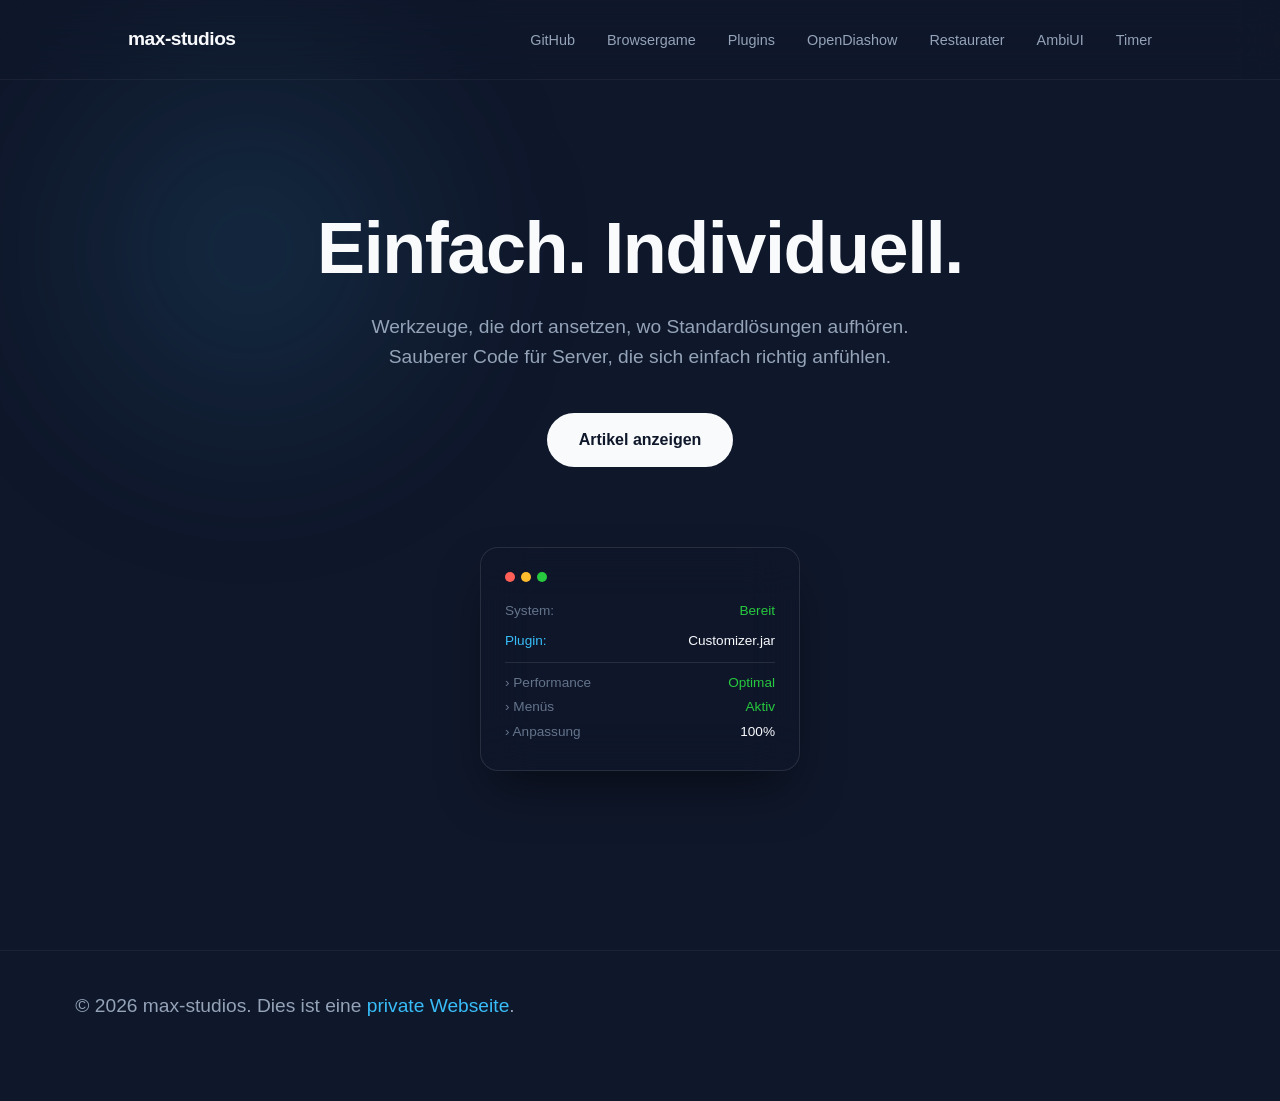
<file: index.html>
<!doctype html>
<html lang="de">
  <head>
    <meta charset="UTF-8" />
    <meta name="viewport" content="width=device-width, initial-scale=1.0" />
    <title>max-studios | Development</title>
    <style>
      /* --- CSS STYLES --- */
      * {
        margin: 0;
        padding: 0;
        box-sizing: border-box;
        font-family:
          -apple-system, BlinkMacSystemFont, 'Segoe UI', Roboto, Helvetica,
          Arial, sans-serif;
      }

      body {
        background-color: #0f172a;
        color: #f8fafc;
        overflow-x: hidden;
        line-height: 1.6;
        -webkit-font-smoothing: antialiased;
      }

      /* Hintergrund-Animation */
      .bg-glow {
        position: fixed;
        top: 0;
        left: 0;
        width: 100%;
        height: 100%;
        z-index: -1;
        overflow: hidden;
      }

      .blob {
        position: absolute;
        width: 500px;
        height: 500px;
        background: radial-gradient(
          circle,
          rgba(56, 189, 248, 0.15) 0%,
          rgba(15, 23, 42, 0) 70%
        );
        border-radius: 50%;
        filter: blur(80px);
        animation: move 20s infinite alternate;
      }

      @keyframes move {
        from {
          transform: translate(-10%, -10%);
        }
        to {
          transform: translate(60%, 40%);
        }
      }

      /* Navigation */
      nav {
        display: flex;
        justify-content: space-between;
        align-items: center;
        padding: 1.5rem 10%;
        backdrop-filter: blur(20px);
        -webkit-backdrop-filter: blur(20px);
        position: sticky;
        top: 0;
        z-index: 100;
        border-bottom: 1px solid rgba(255, 255, 255, 0.05);
      }

      .logo {
        font-size: 1.2rem;
        font-weight: 700;
        letter-spacing: -0.5px;
        color: #f8fafc;
      }

      .nav-links {
        display: flex;
        list-style: none;
        gap: 2rem;
      }

      .nav-links a {
        color: #94a3b8;
        text-decoration: none;
        font-size: 0.9rem;
        font-weight: 500;
        transition: 0.3s;
      }

      .nav-links a:hover {
        color: #38bdf8;
      }

      /* Hero Bereich */
      .hero {
        height: calc(100vh - 80px);
        display: flex;
        flex-direction: column;
        justify-content: center;
        align-items: center;
        text-align: center;
        padding: 0 20px;
      }

      h1 {
        font-size: clamp(2.5rem, 7vw, 4.5rem);
        font-weight: 700;
        letter-spacing: -0.02em;
        line-height: 1.1;
        margin-bottom: 1.5rem;
        color: #f8fafc;
        opacity: 0;
        transform: translateY(30px);
        animation: fadeInUp 1s cubic-bezier(0.2, 0.8, 0.2, 1) forwards;
      }

      p {
        font-size: clamp(1rem, 3vw, 1.2rem);
        color: #94a3b8;
        max-width: 550px;
        margin-bottom: 2.5rem;
        opacity: 0;
        transform: translateY(30px);
        animation: fadeInUp 1s cubic-bezier(0.2, 0.8, 0.2, 1) 0.2s forwards;
      }

      .cta-button {
        padding: 14px 32px;
        background-color: #f8fafc;
        color: #0f172a;
        text-decoration: none;
        border-radius: 980px;
        font-weight: 600;
        font-size: 1rem;
        transition: all 0.3s;
        opacity: 0;
        transform: translateY(30px);
        animation: fadeInUp 1s cubic-bezier(0.2, 0.8, 0.2, 1) 0.4s forwards;
      }

      .cta-button:hover {
        transform: scale(1.03);
        background-color: #38bdf8;
        color: white;
      }

      footer {
        text-align: center;
        padding: 40px 20px;
        color: #64748b;
        font-size: 0.85rem;
        border-top: 1px solid rgba(255, 255, 255, 0.05);
        margin-top: 50px;
      }

      footer span {
        color: #38bdf8; /* Ein kleiner Farbtupfer für das Wort 'privat' */
      }

      /* Die neue Terminal Card */
      .floating-card {
        margin-top: 5rem;
        width: 320px;
        padding: 1.5rem;
        background: rgba(15, 23, 42, 0.6);
        border: 1px solid rgba(255, 255, 255, 0.1);
        border-radius: 18px;
        backdrop-filter: blur(25px);
        -webkit-backdrop-filter: blur(25px);
        box-shadow: 0 25px 50px -12px rgba(0, 0, 0, 0.5);
        animation: float 5s ease-in-out infinite;
        text-align: left;
      }

      .dot-container {
        display: flex;
        gap: 6px;
        margin-bottom: 1.2rem;
      }

      .dot {
        width: 10px;
        height: 10px;
        border-radius: 50%;
      }

      .terminal-text {
        font-family: 'SF Mono', 'Fira Code', monospace;
        font-size: 0.85rem;
        line-height: 1.5;
      }

      .line {
        margin-bottom: 4px;
        display: flex;
        justify-content: space-between;
      }

      .code-blue {
        color: #38bdf8;
      }
      .code-green {
        color: #27c93f;
      }
      .code-gray {
        color: #64748b;
      }

      @keyframes fadeInUp {
        to {
          opacity: 1;
          transform: translateY(0);
        }
      }

      @keyframes float {
        0%,
        100% {
          transform: translateY(0) rotate(0deg);
        }
        50% {
          transform: translateY(-15px) rotate(1deg);
        }
      }
    </style>
  </head>
  <body>
    <div class="bg-glow">
      <div class="blob"></div>
    </div>

    <nav>
      <div class="logo">max-studios</div>
      <ul class="nav-links">
        <li><a href="https://github.com/max-studios">GitHub</a></li>
        <li><a href="https://apple-cake-games.github.io">Browsergame</a></li>
        <li><a href="/downloads/">Plugins</a></li>
        <li><a href="/opendiashow/">OpenDiashow</a></li>
        <li><a href="/restaurater/">Restaurater</a></li>
        <li><a href="/ambiui/">AmbiUI</a></li>
        <li><a href="/timer/">Timer</a></li>
      </ul>
    </nav>

    <header class="hero">
      <h1>Einfach. Individuell.</h1>
      <p>
        Werkzeuge, die dort ansetzen, wo Standardlösungen aufhören. Sauberer
        Code für Server, die sich einfach richtig anfühlen.
      </p>

      <a href="/blog/" class="cta-button">Artikel anzeigen</a>

      <div class="floating-card">
        <div class="dot-container">
          <div class="dot" style="background: #ff5f56"></div>
          <div class="dot" style="background: #ffbd2e"></div>
          <div class="dot" style="background: #27c93f"></div>
        </div>

        <div class="terminal-text">
          <div class="line">
            <span class="code-gray">System:</span>
            <span class="code-green">Bereit</span>
          </div>
          <div class="line" style="margin-top: 10px">
            <span class="code-blue">Plugin:</span>
            <span style="color: #f8fafc">Customizer.jar</span>
          </div>
          <div
            style="
              height: 1px;
              background: rgba(255, 255, 255, 0.1);
              margin: 10px 0;
            "
          ></div>
          <div class="line">
            <span class="code-gray">› Performance</span>
            <span class="code-green">Optimal</span>
          </div>
          <div class="line">
            <span class="code-gray">› Menüs</span>
            <span class="code-green">Aktiv</span>
          </div>
          <div class="line">
            <span class="code-gray">› Anpassung</span>
            <span style="color: #f8fafc">100%</span>
          </div>
        </div>
      </div>
    </header>
    <footer>
      <p>
        &copy; 2026 max-studios. Dies ist eine <span>private Webseite</span>.
      </p>
    </footer>
  </body>
</html>
</file>
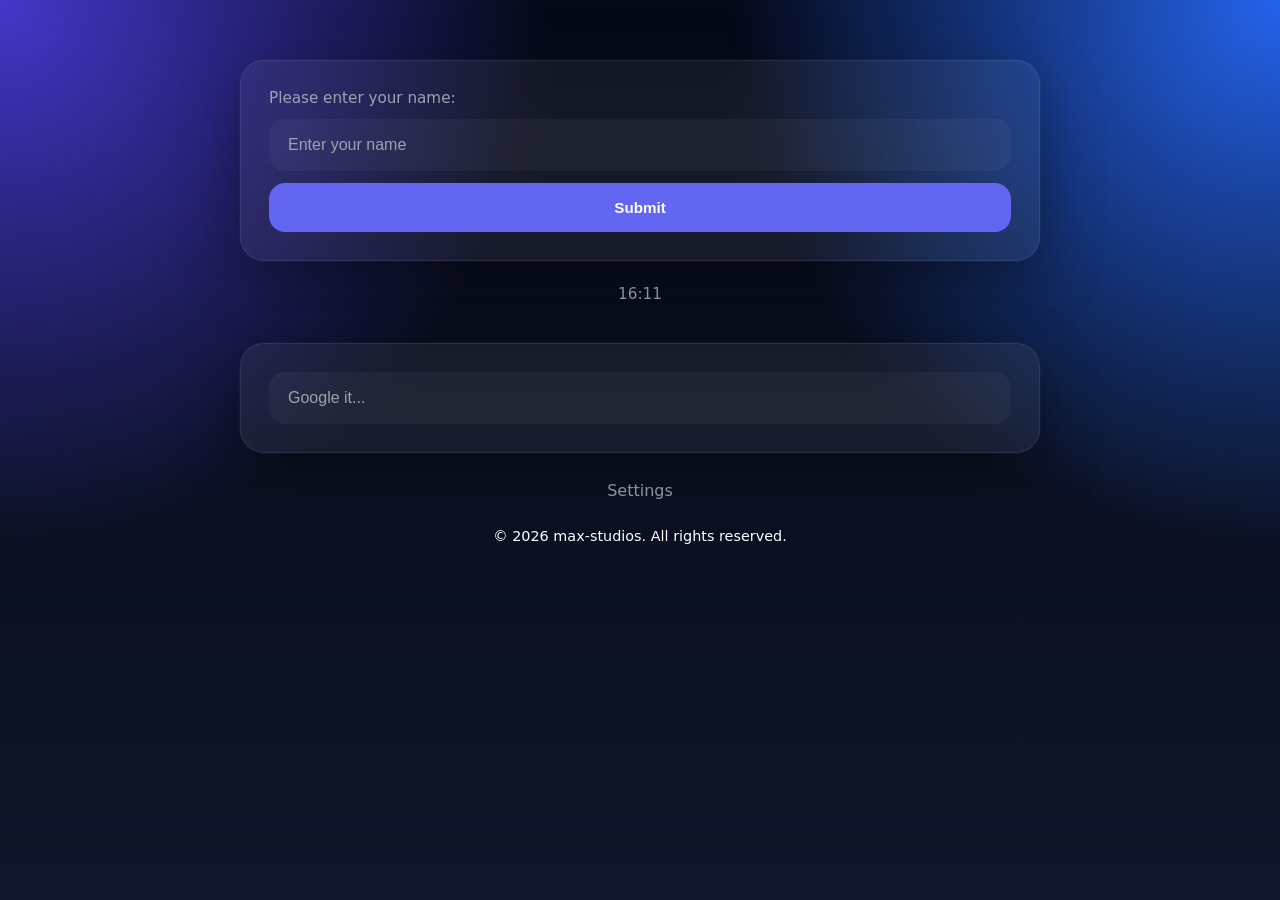
<file: ambiui/index.html>
<!doctype html>
<html lang="en">
  <head>
    <meta charset="UTF-8" />
    <meta name="viewport" content="width=device-width, initial-scale=1.0" />
    <title>AmbiUI</title>
    <link rel="stylesheet" href="style.css" />
  </head>

  <body>
    <div class="firstsetup">
      <label for="inpname">Please enter your name:</label>
      <input id="inpname" type="text" placeholder="Enter your name" />
      <button id="btnsubmit">Submit</button>
    </div>

    <div class="greeting">
      <p id="pgreeting"></p>
      <p id="pclock"></p>
    </div>

    <div class="weblinks">
      <div class="setup_slot" style="display: none">
        <input
          type="text"
          id="inp_slot_text"
          placeholder="Enter name for slot"
        />
        <input type="url" id="inp_slot_url" placeholder="Enter URL for slot" />
        <button id="btn_save_slot">Save</button>
      </div>

      <div class="btn_slots">
        <div class="slot_row">
          <button id="slot_1">Slot 1</button>
          <button id="rm_slot_1">✕</button>
        </div>

        <div class="slot_row">
          <button id="slot_2">Slot 2</button>
          <button id="rm_slot_2">✕</button>
        </div>

        <div class="slot_row">
          <button id="slot_3">Slot 3</button>
          <button id="rm_slot_3">✕</button>
        </div>
      </div>
    </div>
    <div class="searchbar">
      <form
        id="searchForm"
        action="https://www.google.com/search"
        method="get"
        target="_blank"
      >
        <input
          id="searchInput"
          type="search"
          name="q"
          placeholder="Google it..."
          required
        />
      </form>
    </div>
    <div class="footer">
      <a href="settings/">Settings</a>
    </div>
    <div class="footer">
      <p id="pfooter">&copy; 2026 max-studios. All rights reserved.</p>
    </div>
  </body>
  <script src="script/loader.js"></script>
  <script src="script/greeting.js"></script>
  <script src="script/webslots.js"></script>
  <script src="script/clock.js"></script>
  <script src="script/settings.js"></script>
</html>
</file>
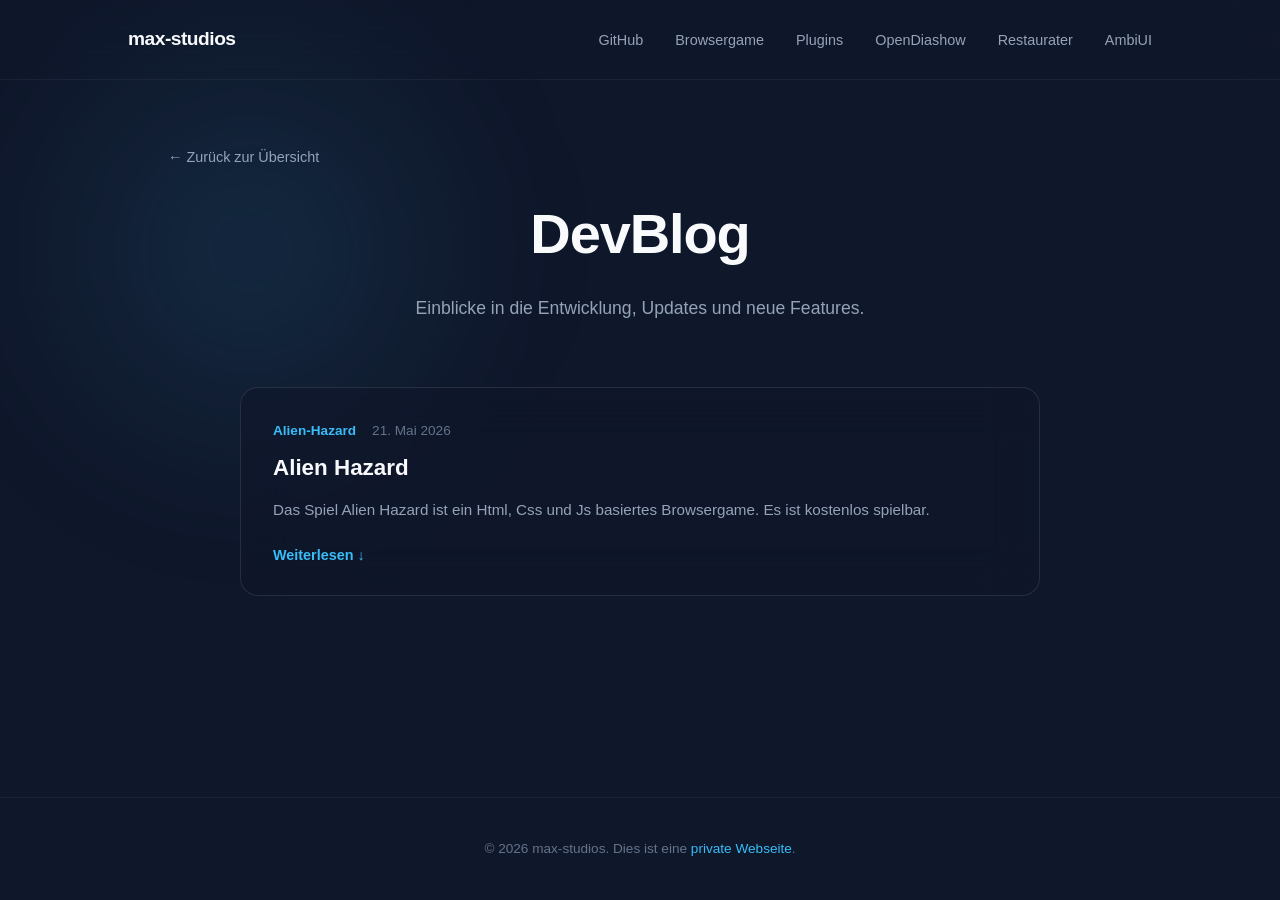
<file: blog/index.html>
<!doctype html>
<html lang="de">
  <head>
    <meta charset="UTF-8" />
    <meta name="viewport" content="width=device-width, initial-scale=1.0" />
    <title>Blog | max-studios</title>
    <style>
      /* --- CSS STYLES --- */
      * {
        margin: 0;
        padding: 0;
        box-sizing: border-box;
        font-family:
          -apple-system, BlinkMacSystemFont, "Segoe UI", Roboto, Helvetica,
          Arial, sans-serif;
      }

      body {
        background-color: #0f172a;
        color: #f8fafc;
        overflow-x: hidden;
        line-height: 1.6;
        -webkit-font-smoothing: antialiased;
        display: flex;
        flex-direction: column;
        min-height: 100vh;
      }

      .bg-glow {
        position: fixed;
        top: 0;
        left: 0;
        width: 100%;
        height: 100%;
        z-index: -1;
        overflow: hidden;
      }

      .blob {
        position: absolute;
        width: 500px;
        height: 500px;
        background: radial-gradient(
          circle,
          rgba(56, 189, 248, 0.15) 0%,
          rgba(15, 23, 42, 0) 70%
        );
        border-radius: 50%;
        filter: blur(80px);
        animation: move 20s infinite alternate;
      }

      @keyframes move {
        from {
          transform: translate(-10%, -10%);
        }
        to {
          transform: translate(60%, 40%);
        }
      }

      nav {
        display: flex;
        justify-content: space-between;
        align-items: center;
        padding: 1.5rem 10%;
        backdrop-filter: blur(20px);
        -webkit-backdrop-filter: blur(20px);
        position: sticky;
        top: 0;
        z-index: 100;
        border-bottom: 1px solid rgba(255, 255, 255, 0.05);
      }

      .logo {
        font-size: 1.2rem;
        font-weight: 700;
        letter-spacing: -0.5px;
        color: #f8fafc;
      }

      .nav-links {
        display: flex;
        list-style: none;
        gap: 2rem;
      }

      .nav-links a {
        color: #94a3b8;
        text-decoration: none;
        font-size: 0.9rem;
        font-weight: 500;
        transition: 0.3s;
      }

      .nav-links a:hover {
        color: #38bdf8;
      }

      main {
        flex: 1;
        max-width: 1200px;
        width: 100%;
        margin: 0 auto;
        padding: 4rem 10%;
      }

      .back-link {
        color: #94a3b8;
        text-decoration: none;
        display: inline-flex;
        align-items: center;
        gap: 5px;
        margin-bottom: 20px;
        font-size: 0.9rem;
        transition: color 0.2s;
      }

      .back-link:hover {
        color: #38bdf8;
      }

      .blog-header {
        text-align: center;
        margin-bottom: 4rem;
      }

      h1 {
        font-size: clamp(2.5rem, 5vw, 3.5rem);
        font-weight: 700;
        letter-spacing: -0.02em;
        margin-bottom: 1rem;
        color: #f8fafc;
        opacity: 0;
        transform: translateY(30px);
        animation: fadeInUp 1s cubic-bezier(0.2, 0.8, 0.2, 1) forwards;
      }

      .subtitle {
        font-size: clamp(1rem, 3vw, 1.1rem);
        color: #94a3b8;
        opacity: 0;
        transform: translateY(30px);
        animation: fadeInUp 1s cubic-bezier(0.2, 0.8, 0.2, 1) 0.2s forwards;
      }

      .blog-grid {
        display: flex;
        flex-direction: column;
        gap: 2rem;
        max-width: 800px;
        margin: 0 auto;
        opacity: 0;
        transform: translateY(30px);
        animation: fadeInUp 1s cubic-bezier(0.2, 0.8, 0.2, 1) 0.4s forwards;
      }

      .blog-card {
        background: rgba(15, 23, 42, 0.6);
        border: 1px solid rgba(255, 255, 255, 0.1);
        border-radius: 18px;
        backdrop-filter: blur(25px);
        -webkit-backdrop-filter: blur(25px);
        padding: 2rem;
        display: flex;
        flex-direction: column;
        transition:
          border-color 0.3s,
          box-shadow 0.3s;
      }

      .blog-card:hover {
        border-color: rgba(56, 189, 248, 0.4);
        box-shadow: 0 20px 40px -15px rgba(0, 0, 0, 0.7);
      }

      .post-meta {
        font-size: 0.85rem;
        color: #64748b;
        margin-bottom: 0.75rem;
        display: flex;
        gap: 1rem;
      }

      .post-category {
        color: #38bdf8;
        font-weight: 600;
      }

      .blog-card h2 {
        font-size: 1.4rem;
        font-weight: 600;
        color: #f8fafc;
        margin-bottom: 1rem;
        line-height: 1.3;
      }

      .blog-card p {
        color: #94a3b8;
        font-size: 0.95rem;
      }

      .full-content {
        display: none;
        margin-top: 1rem;
        padding-top: 1rem;
        border-top: 1px solid rgba(255, 255, 255, 0.05);
      }

      .full-content p {
        margin-bottom: 1rem;
      }

      .toggle-btn {
        background: none;
        border: none;
        color: #38bdf8;
        font-size: 0.9rem;
        font-weight: 600;
        display: inline-flex;
        align-items: center;
        gap: 0.5rem;
        cursor: pointer;
        padding: 0;
        margin-top: 1.5rem;
        align-self: flex-start;
        transition: color 0.2s;
      }

      .toggle-btn:hover {
        color: #f8fafc;
      }

      footer {
        text-align: center;
        padding: 40px 20px;
        color: #64748b;
        font-size: 0.85rem;
        border-top: 1px solid rgba(255, 255, 255, 0.05);
        margin-top: 50px;
      }

      footer span {
        color: #38bdf8;
      }

      @keyframes fadeInUp {
        to {
          opacity: 1;
          transform: translateY(0);
        }
      }
    </style>
  </head>
  <body>
    <div class="bg-glow">
      <div class="blob"></div>
    </div>

    <nav>
      <div class="logo">max-studios</div>
      <ul class="nav-links">
        <li><a href="https://github.com/max-studios">GitHub</a></li>
        <li><a href="https://apple-cake-games.github.io">Browsergame</a></li>
        <li><a href="../downloads/">Plugins</a></li>
        <li><a href="../opendiashow/">OpenDiashow</a></li>
        <li><a href="../restaurater/">Restaurater</a></li>
        <li><a href="../ambiui/">AmbiUI</a></li>
      </ul>
    </nav>

    <main>
      <a href="../" class="back-link">← Zurück zur Übersicht</a>

      <header class="blog-header">
        <h1>DevBlog</h1>
        <p class="subtitle">
          Einblicke in die Entwicklung, Updates und neue Features.
        </p>
      </header>

      <div class="blog-grid">
        <article class="blog-card">
          <div class="post-meta">
            <span class="post-category">Alien-Hazard</span>
            <span>21. Mai 2026</span>
          </div>
          <h2>Alien Hazard</h2>
          <p>
            Das Spiel Alien Hazard ist ein Html, Css und Js basiertes
            Browsergame. Es ist kostenlos spielbar.
          </p>

          <div class="full-content">
            <p>
              Das Spiel steht noch in Entwicklungsphasen, weshalb es viele
              Updates gibt.
            </p>
            <p>Spiele Alien Hazard im Tab "Browsergame".</p>
          </div>

          <button class="toggle-btn">Weiterlesen &darr;</button>
        </article>
      </div>
    </main>

    <footer>
      <p>
        &copy; 2026 max-studios. Dies ist eine <span>private Webseite</span>.
      </p>
    </footer>

    <script>
      document.querySelectorAll(".toggle-btn").forEach((button) => {
        button.addEventListener("click", () => {
          const card = button.closest(".blog-card");
          const content = card.querySelector(".full-content");

          if (content.style.display === "block") {
            content.style.display = "none";
            button.innerHTML = "Weiterlesen &darr;";
          } else {
            content.style.display = "block";
            button.innerHTML = "Schließen &uarr;";
          }
        });
      });
    </script>
  </body>
</html>
</file>
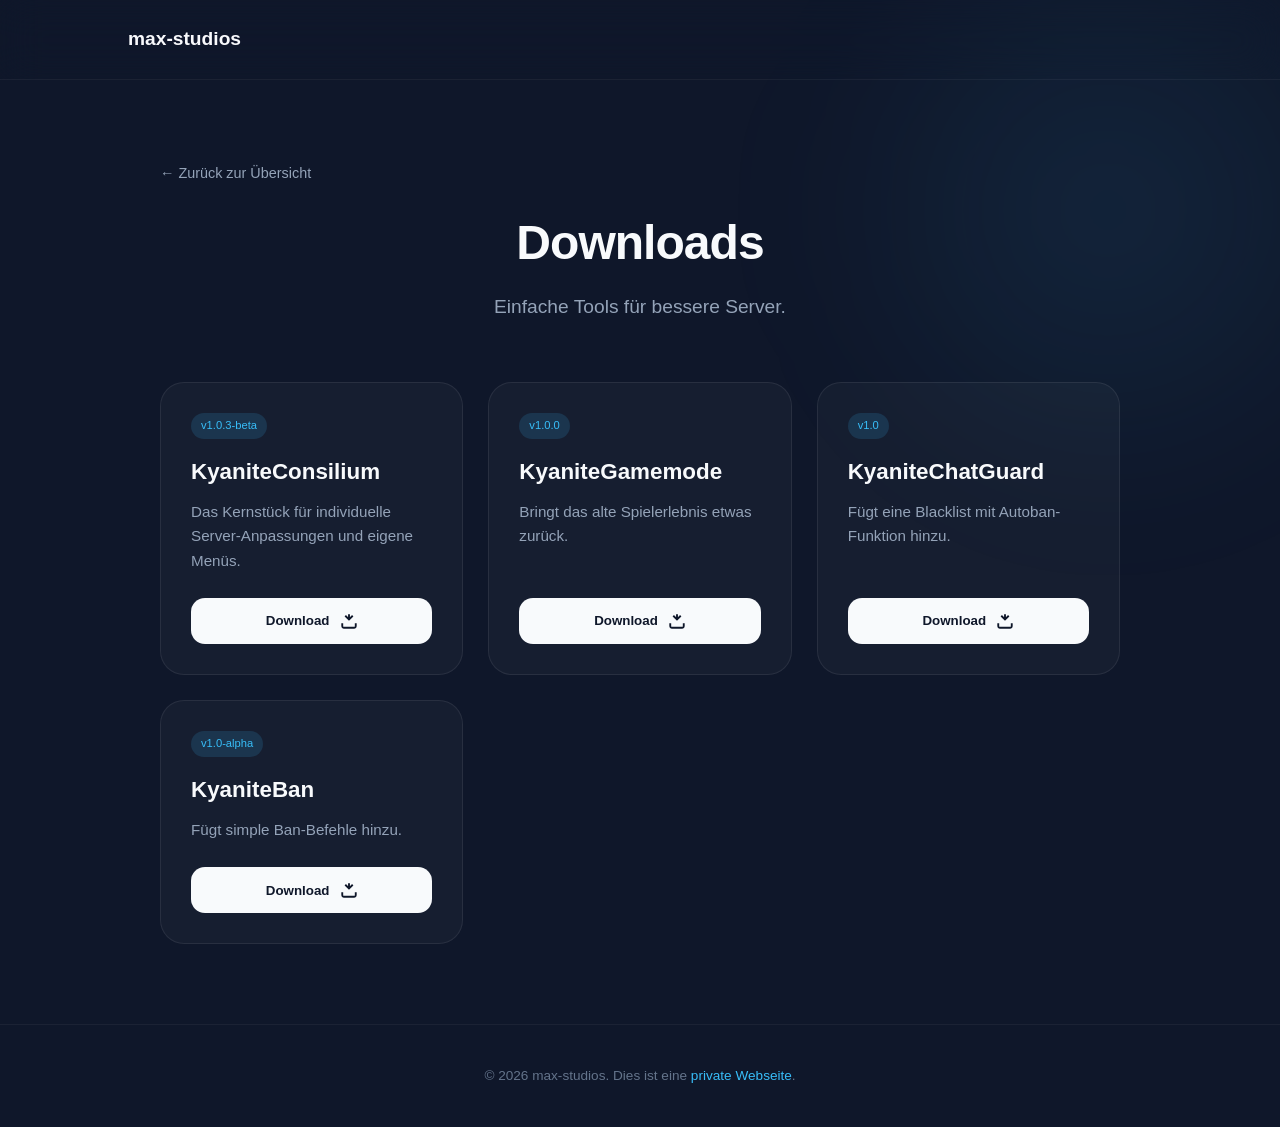
<file: downloads/index.html>
<!doctype html>
<html lang="de">
  <head>
    <meta charset="UTF-8" />
    <meta name="viewport" content="width=device-width, initial-scale=1.0" />
    <title>max-studios | Plugins</title>
    <style>
      /* --- BESTEHENDE STYLES --- */
      * {
        margin: 0;
        padding: 0;
        box-sizing: border-box;
        font-family:
          -apple-system, BlinkMacSystemFont, "Segoe UI", Roboto, Helvetica,
          Arial, sans-serif;
      }
      body {
        background-color: #0f172a;
        color: #f8fafc;
        overflow-x: hidden;
        line-height: 1.6;
        -webkit-font-smoothing: antialiased;
      }
      .bg-glow {
        position: fixed;
        top: 0;
        left: 0;
        width: 100%;
        height: 100%;
        z-index: -1;
      }
      .blob {
        position: absolute;
        top: -10%;
        right: -10%;
        width: 600px;
        height: 600px;
        background: radial-gradient(
          circle,
          rgba(56, 189, 248, 0.1) 0%,
          rgba(15, 23, 42, 0) 70%
        );
        filter: blur(80px);
      }
      nav {
        display: flex;
        justify-content: space-between;
        align-items: center;
        padding: 1.5rem 10%;
        backdrop-filter: blur(20px);
        -webkit-backdrop-filter: blur(20px);
        position: sticky;
        top: 0;
        z-index: 100;
        border-bottom: 1px solid rgba(255, 255, 255, 0.05);
      }
      .logo {
        font-size: 1.2rem;
        font-weight: 700;
        color: #f8fafc;
        text-decoration: none;
      }
      .container {
        max-width: 1000px;
        margin: 80px auto;
        padding: 0 20px;
      }
      header {
        text-align: center;
        margin-bottom: 60px;
      }
      h1 {
        font-size: 3rem;
        font-weight: 700;
        letter-spacing: -0.02em;
        margin-bottom: 10px;
      }
      .subtitle {
        color: #94a3b8;
        font-size: 1.2rem;
      }
      .plugin-grid {
        display: grid;
        grid-template-columns: repeat(auto-fill, minmax(300px, 1fr));
        gap: 25px;
      }
      .plugin-card {
        background: rgba(255, 255, 255, 0.03);
        border: 1px solid rgba(255, 255, 255, 0.08);
        border-radius: 24px;
        padding: 30px;
        transition: all 0.4s cubic-bezier(0.2, 0.8, 0.2, 1);
        position: relative;
        overflow: hidden;
        display: flex;
        flex-direction: column;
      }
      .plugin-card:hover {
        transform: translateY(-10px);
        background: rgba(255, 255, 255, 0.05);
        border-color: rgba(56, 189, 248, 0.3);
      }
      .version-tag {
        font-size: 0.7rem;
        background: rgba(56, 189, 248, 0.15);
        color: #38bdf8;
        padding: 4px 10px;
        border-radius: 100px;
        display: inline-block;
        margin-bottom: 15px;
        width: fit-content;
      }
      .plugin-card h3 {
        font-size: 1.4rem;
        margin-bottom: 10px;
      }
      .plugin-card p {
        color: #94a3b8;
        font-size: 0.95rem;
        margin-bottom: 25px;
        flex-grow: 1;
      }

      /* --- DOWNLOAD ANIMATION STYLES --- */
      .download-btn {
        display: flex;
        align-items: center;
        justify-content: center;
        gap: 10px;
        width: 100%;
        padding: 14px;
        background: #f8fafc;
        color: #0f172a;
        text-decoration: none;
        border-radius: 14px;
        font-weight: 600;
        transition: all 0.4s cubic-bezier(0.23, 1, 0.32, 1);
        position: relative;
        overflow: hidden;
        cursor: pointer;
        border: none;
      }

      .download-btn:hover {
        background: #38bdf8;
        color: white;
        box-shadow: 0 10px 20px rgba(56, 189, 248, 0.2);
      }

      .download-btn .btn-text {
        display: flex;
        align-items: center;
        gap: 10px;
        transition:
          transform 0.3s,
          opacity 0.3s;
        z-index: 2;
      }

      .download-btn.loading {
        background: rgba(255, 255, 255, 0.1);
        pointer-events: none;
      }

      .download-btn.loading .btn-text {
        opacity: 0;
        transform: translateY(-20px);
      }

      .download-btn .loader-bar {
        position: absolute;
        left: 0;
        top: 0;
        height: 100%;
        width: 0%;
        background: #38bdf8;
        transition: width 2s cubic-bezier(0.445, 0.05, 0.55, 0.95);
        z-index: 1;
      }

      .download-btn .success-icon {
        position: absolute;
        opacity: 0;
        transform: scale(0.5);
        transition: all 0.3s cubic-bezier(0.175, 0.885, 0.32, 1.275);
        color: white;
        z-index: 2;
      }

      .download-btn.completed {
        background: #22c55e;
        pointer-events: none;
        color: white;
      }

      .download-btn.completed .success-icon {
        opacity: 1;
        transform: scale(1.2);
      }

      .download-btn.completed .btn-text {
        opacity: 0;
      }

      /* --- RESTLICHE STYLES --- */
      .card-progress {
        position: absolute;
        bottom: 0;
        left: 0;
        height: 3px;
        width: 0;
        background: #38bdf8;
        transition: width 0.6s ease;
      }
      .plugin-card:hover .card-progress {
        width: 100%;
      }
      .back-link {
        color: #94a3b8;
        text-decoration: none;
        display: inline-flex;
        align-items: center;
        gap: 5px;
        margin-bottom: 20px;
        font-size: 0.9rem;
        transition: color 0.2s;
      }
      .back-link:hover {
        color: #38bdf8;
      }
      footer {
        text-align: center;
        padding: 40px 20px;
        color: #64748b;
        font-size: 0.85rem;
        border-top: 1px solid rgba(255, 255, 255, 0.05);
        margin-top: 50px;
      }
      footer span {
        color: #38bdf8;
      }
      @keyframes fadeInUp {
        from {
          opacity: 0;
          transform: translateY(20px);
        }
        to {
          opacity: 1;
          transform: translateY(0);
        }
      }
      .animate {
        animation: fadeInUp 0.8s cubic-bezier(0.2, 0.8, 0.2, 1) forwards;
      }
    </style>
  </head>
  <body>
    <div class="bg-glow"><div class="blob"></div></div>

    <nav>
      <a href="../" class="logo">max-studios</a>
    </nav>

    <div class="container">
      <a href="../" class="back-link">← Zurück zur Übersicht</a>

      <header class="animate">
        <h1>Downloads</h1>
        <p class="subtitle">Einfache Tools für bessere Server.</p>
      </header>

      <div class="plugin-grid">
        <div class="plugin-card animate" style="animation-delay: 0.1s">
          <span class="version-tag">v1.0.3-beta</span>
          <h3>KyaniteConsilium</h3>
          <p>
            Das Kernstück für individuelle Server-Anpassungen und eigene Menüs.
          </p>
          <button
            class="download-btn"
            onclick="
              startDownload(
                this,
                'https://github.com/max-studios/KyaniteConsilium/releases/download/v.1.0.3/KyaniteConsilium-1.0.3-beta.jar',
              )
            "
          >
            <div class="loader-bar"></div>
            <div class="btn-text">
              <span>Download</span>
              <svg
                width="18"
                height="18"
                fill="none"
                stroke="currentColor"
                stroke-width="2.5"
                viewBox="0 0 24 24"
              >
                <path
                  d="M21 15v4a2 2 0 01-2 2H5a2 2 0 01-2-2v-4m4-10l5 5 5-5m-5 5V3"
                ></path>
              </svg>
            </div>
            <div class="success-icon">
              <svg
                width="24"
                height="24"
                fill="none"
                stroke="currentColor"
                stroke-width="3"
                viewBox="0 0 24 24"
              >
                <path d="M5 13l4 4L19 7"></path>
              </svg>
            </div>
          </button>
          <div class="card-progress"></div>
        </div>

        <div class="plugin-card animate" style="animation-delay: 0.2s">
          <span class="version-tag">v1.0.0</span>
          <h3>KyaniteGamemode</h3>
          <p>Bringt das alte Spielerlebnis etwas zurück.</p>
          <button
            class="download-btn"
            onclick="
              startDownload(
                this,
                'https://github.com/max-studios/KyaniteGamemode/releases/download/v1/KyaniteGamemode-1.0.jar',
              )
            "
          >
            <div class="loader-bar"></div>
            <div class="btn-text">
              <span>Download</span>
              <svg
                width="18"
                height="18"
                fill="none"
                stroke="currentColor"
                stroke-width="2.5"
                viewBox="0 0 24 24"
              >
                <path
                  d="M21 15v4a2 2 0 01-2 2H5a2 2 0 01-2-2v-4m4-10l5 5 5-5m-5 5V3"
                ></path>
              </svg>
            </div>
            <div class="success-icon">
              <svg
                width="24"
                height="24"
                fill="none"
                stroke="currentColor"
                stroke-width="3"
                viewBox="0 0 24 24"
              >
                <path d="M5 13l4 4L19 7"></path>
              </svg>
            </div>
          </button>
          <div class="card-progress"></div>
        </div>

        <div class="plugin-card animate" style="animation-delay: 0.3s">
          <span class="version-tag">v1.0</span>
          <h3>KyaniteChatGuard</h3>
          <p>Fügt eine Blacklist mit Autoban-Funktion hinzu.</p>
          <button
            class="download-btn"
            onclick="
              startDownload(
                this,
                'https://github.com/max-studios/KyaniteChatGuard/releases/download/v1/KyaniteChatGuard-1.0.jar',
              )
            "
          >
            <div class="loader-bar"></div>
            <div class="btn-text">
              <span>Download</span>
              <svg
                width="18"
                height="18"
                fill="none"
                stroke="currentColor"
                stroke-width="2.5"
                viewBox="0 0 24 24"
              >
                <path
                  d="M21 15v4a2 2 0 01-2 2H5a2 2 0 01-2-2v-4m4-10l5 5 5-5m-5 5V3"
                ></path>
              </svg>
            </div>
            <div class="success-icon">
              <svg
                width="24"
                height="24"
                fill="none"
                stroke="currentColor"
                stroke-width="3"
                viewBox="0 0 24 24"
              >
                <path d="M5 13l4 4L19 7"></path>
              </svg>
            </div>
          </button>
          <div class="card-progress"></div>
        </div>

        <div class="plugin-card animate" style="animation-delay: 0.4s">
          <span class="version-tag">v1.0-alpha</span>
          <h3>KyaniteBan</h3>
          <p>Fügt simple Ban-Befehle hinzu.</p>
          <button
            class="download-btn"
            onclick="
              startDownload(
                this,
                'https://github.com/max-studios/KyaniteBan/releases/download/v.1/KyaniteBan-1.0.jar',
              )
            "
          >
            <div class="loader-bar"></div>
            <div class="btn-text">
              <span>Download</span>
              <svg
                width="18"
                height="18"
                fill="none"
                stroke="currentColor"
                stroke-width="2.5"
                viewBox="0 0 24 24"
              >
                <path
                  d="M21 15v4a2 2 0 01-2 2H5a2 2 0 01-2-2v-4m4-10l5 5 5-5m-5 5V3"
                ></path>
              </svg>
            </div>
            <div class="success-icon">
              <svg
                width="24"
                height="24"
                fill="none"
                stroke="currentColor"
                stroke-width="3"
                viewBox="0 0 24 24"
              >
                <path d="M5 13l4 4L19 7"></path>
              </svg>
            </div>
          </button>
          <div class="card-progress"></div>
        </div>
      </div>
    </div>

    <footer>
      <p>
        &copy; 2026 max-studios. Dies ist eine <span>private Webseite</span>.
      </p>
    </footer>

    <script>
      function startDownload(btn, url) {
        if (
          btn.classList.contains("loading") ||
          btn.classList.contains("completed")
        )
          return;

        btn.classList.add("loading");
        const loader = btn.querySelector(".loader-bar");

        // Start animation
        setTimeout(() => {
          loader.style.width = "100%";
        }, 50);

        // Nach Abschluss der Animation
        setTimeout(() => {
          btn.classList.remove("loading");
          btn.classList.add("completed");

          // Download starten
          window.location.href = url;

          // Reset nach 3 Sekunden
          setTimeout(() => {
            btn.classList.remove("completed");
            loader.style.width = "0%";
          }, 3000);
        }, 2100);
      }
    </script>
  </body>
</html>
</file>
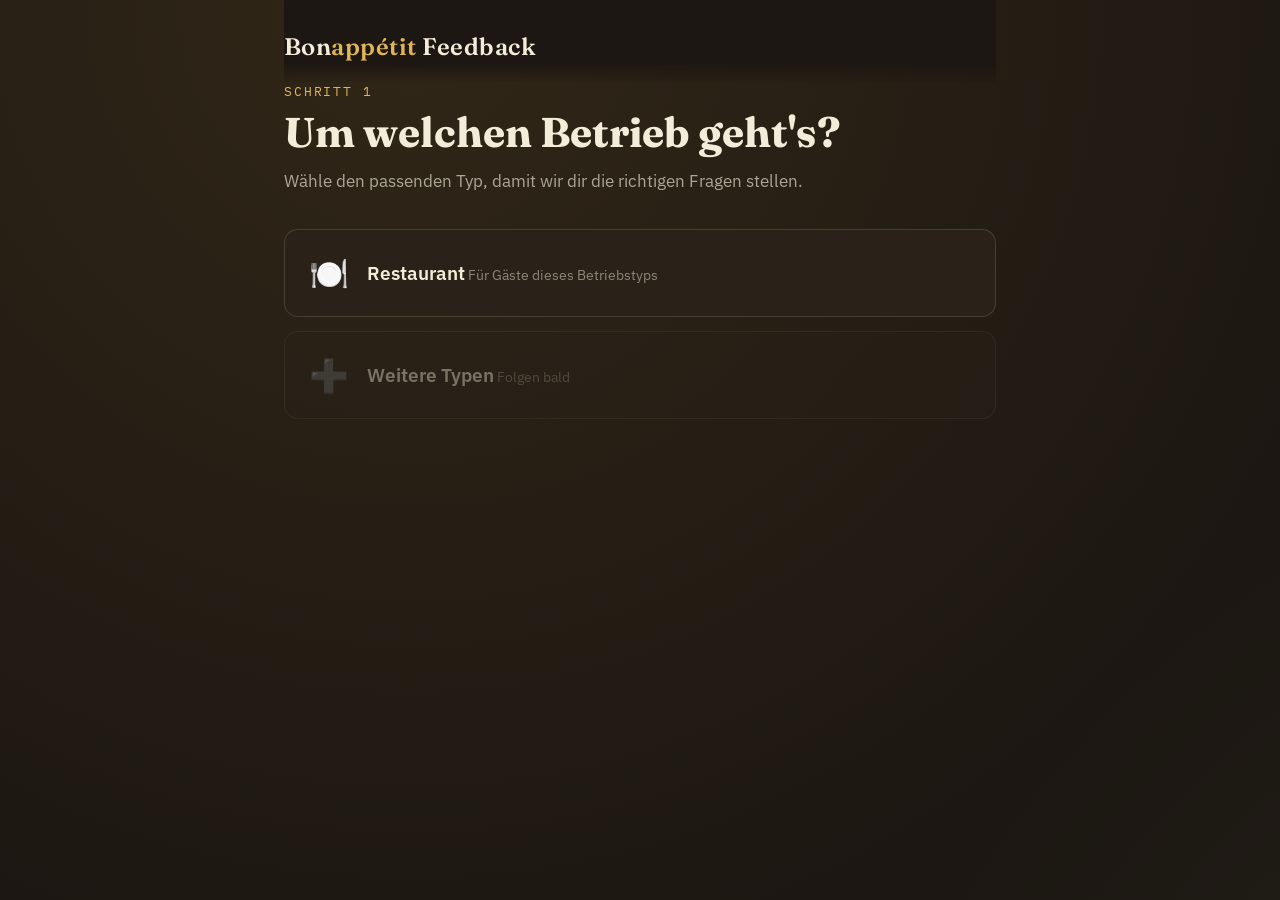
<file: restaurantrater/index.html>
<!doctype html>
<html lang="de">
  <head>
    <meta charset="UTF-8" />
    <meta name="viewport" content="width=device-width, initial-scale=1.0" />
    <title>Bewertungs-Generator</title>
    <link rel="preconnect" href="https://fonts.googleapis.com" />
    <link rel="preconnect" href="https://fonts.gstatic.com" crossorigin />
    <link
      href="https://fonts.googleapis.com/css2?family=Fraunces:opsz,wght@9..144,500;9..144,600;9..144,700&family=IBM+Plex+Sans:wght@400;500;600&family=IBM+Plex+Mono:wght@400;500;600&display=swap"
      rel="stylesheet"
    />
    <link rel="stylesheet" href="style.css" />
  </head>
  <body>
    <div class="app" id="app">
      <header class="topbar">
        <span class="brand"
          >Bon<span class="brand-accent">appétit</span> Feedback</span
        >
        <div class="progress-track" id="progressTrack" hidden>
          <div class="progress-fill" id="progressFill"></div>
        </div>
      </header>

      <main id="main"></main>
    </div>

    <script src="config.js"></script>
    <script src="app.js"></script>
  </body>
</html>
</file>
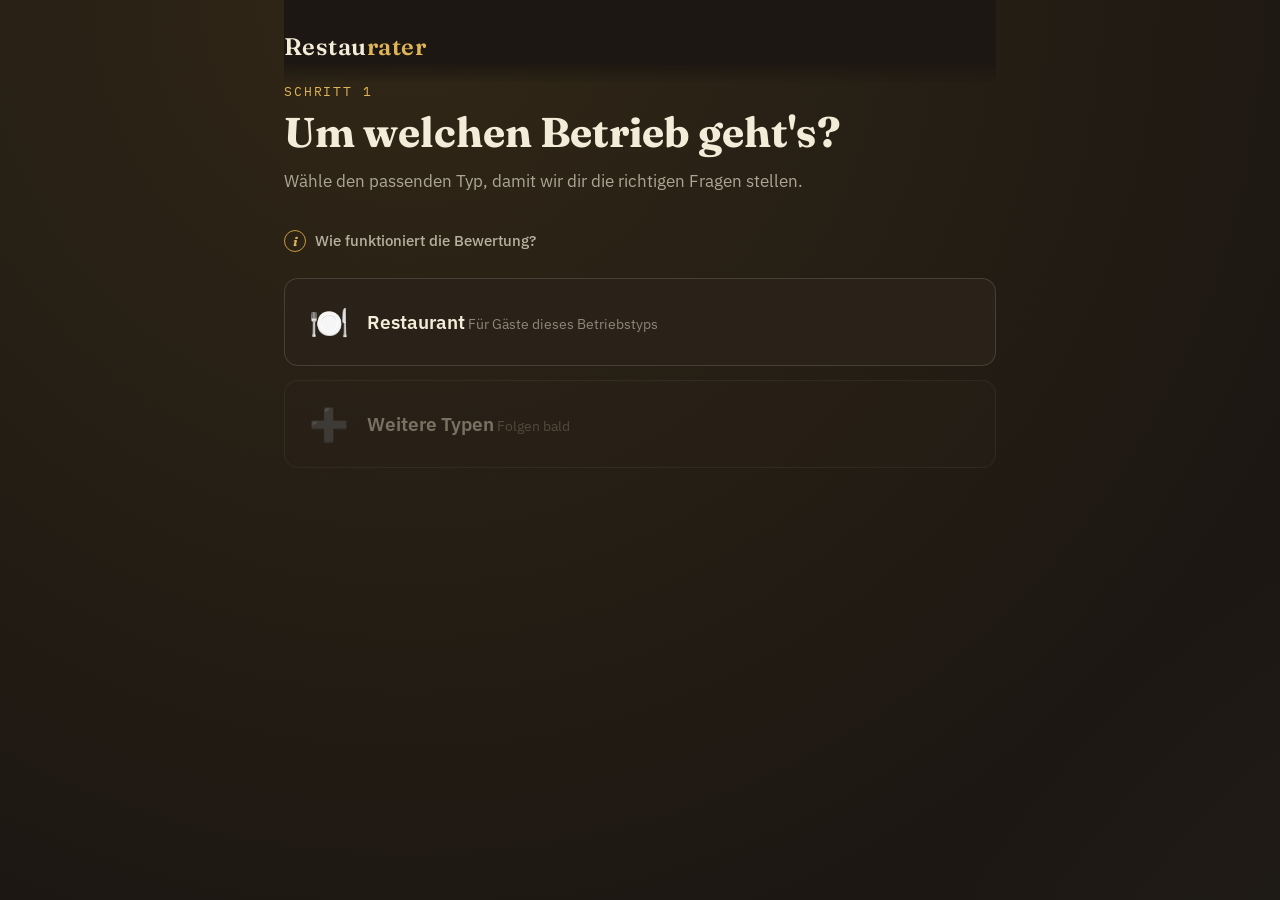
<file: restaurater/index.html>
<!doctype html>
<html lang="de">
  <head>
    <meta charset="UTF-8" />
    <meta name="viewport" content="width=device-width, initial-scale=1.0" />
    <title>Bewertungs-Generator</title>
    <link rel="preconnect" href="https://fonts.googleapis.com" />
    <link rel="preconnect" href="https://fonts.gstatic.com" crossorigin />
    <link
      href="https://fonts.googleapis.com/css2?family=Fraunces:opsz,wght@9..144,500;9..144,600;9..144,700&family=IBM+Plex+Sans:wght@400;500;600&family=IBM+Plex+Mono:wght@400;500;600&display=swap"
      rel="stylesheet"
    />
    <link rel="stylesheet" href="style.css" />
  </head>
  <body>
    <div class="app" id="app">
      <header class="topbar">
        <span class="brand">Restau<span class="brand-accent">rater</span></span>
        <div class="progress-track" id="progressTrack" hidden>
          <div class="progress-fill" id="progressFill"></div>
        </div>
      </header>

      <main id="main"></main>
    </div>

    <script src="config.js"></script>
    <script src="app.js"></script>
  </body>
</html>
</file>
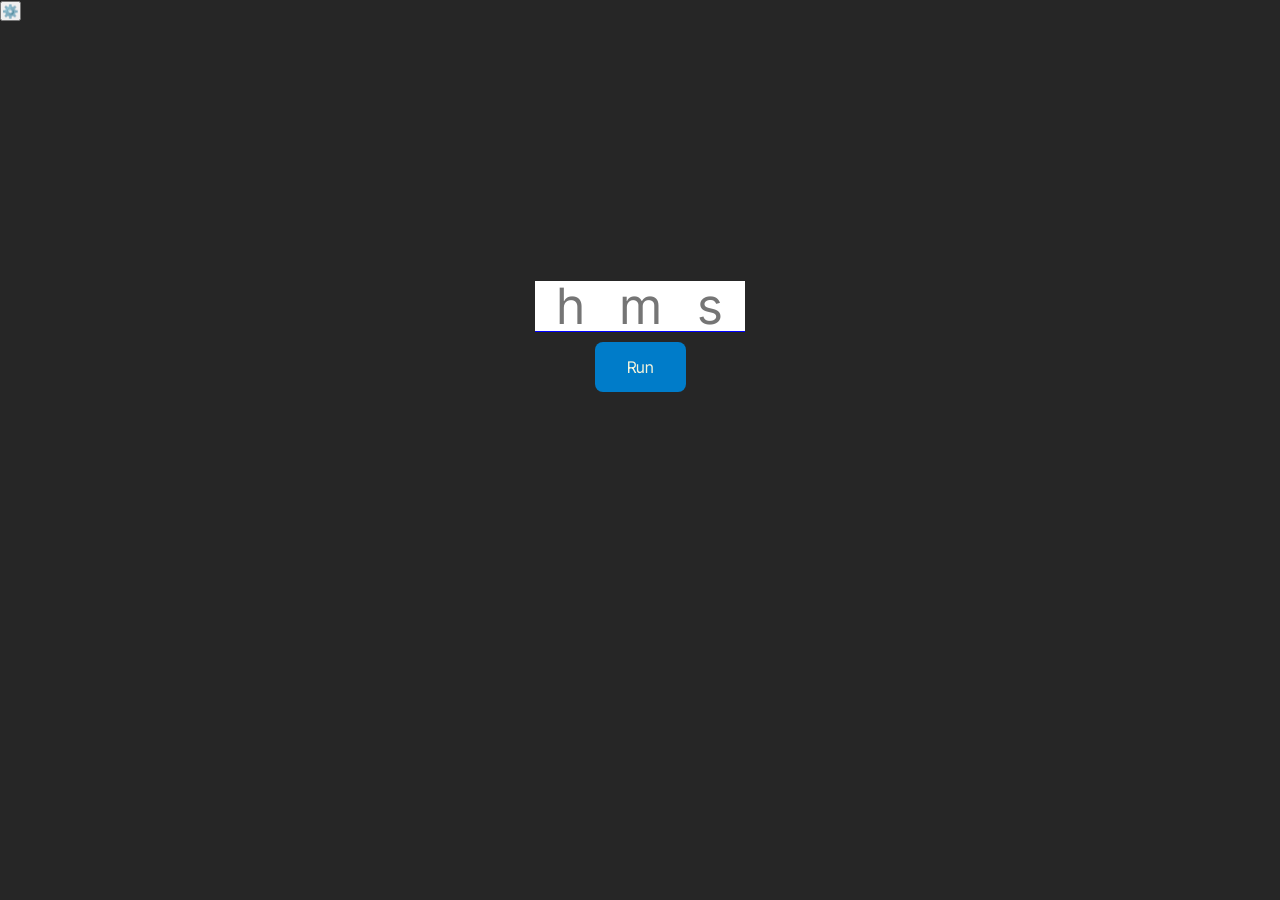
<file: timer/index.html>
<!doctype html>
<html lang="en">
  <head>
    <meta charset="UTF-8" />
    <meta name="viewport" content="width=device-width, initial-scale=1.0" />
    <title>Timer</title>
    <link rel="stylesheet" href="style.css" />
  </head>
  <body>
    <section class="page-set-timer">
      <div class="settings">
        <button id="btn-settings">⚙️</button>
      </div>
      <div class="set-timer">
        <div class="inputs">
          <input type="number" id="input-time-hour" placeholder="h" />
          <input type="number" id="input-time-minute" placeholder="m" />
          <input type="number" id="input-time-second" placeholder="s" />
        </div>
        <button class="btn" id="btn-run">Run</button>
      </div>
    </section>
    <section class="page-running-timer" style="display: none">
      <div class="display-timer">
        <div class="counting-timer">
          <p id="display-hours">00</p>
          <p id="display-minutes">00</p>
          <p id="display-seconds">00</p>
        </div>
        <button class="btn" id="btn-stop">Stop</button>
      </div>
    </section>
    <section class="page-settings" style="display: none">
      <div class="settings-border">
        <h1>Settings</h1>
        <div class="settings-content">
          <div class="alarm-sfx">
            <label for="inp-alarm">Alarm SFX</label>
            <select id="inp-alarm">
              <option value="default">Default</option>
            </select>
          </div>
          <div class="oled-mode">
            <label for="inp-oled">OLED Mode</label>
            <select id="inp-oled">
              <option value="true">on</option>
              <option value="false">off</option>
            </select>
          </div>
        </div>
        <button class="btn" id="btn-save">Save and exit</button>
      </div>
    </section>
    <script src="script.js"></script>
  </body>
</html>
</file>
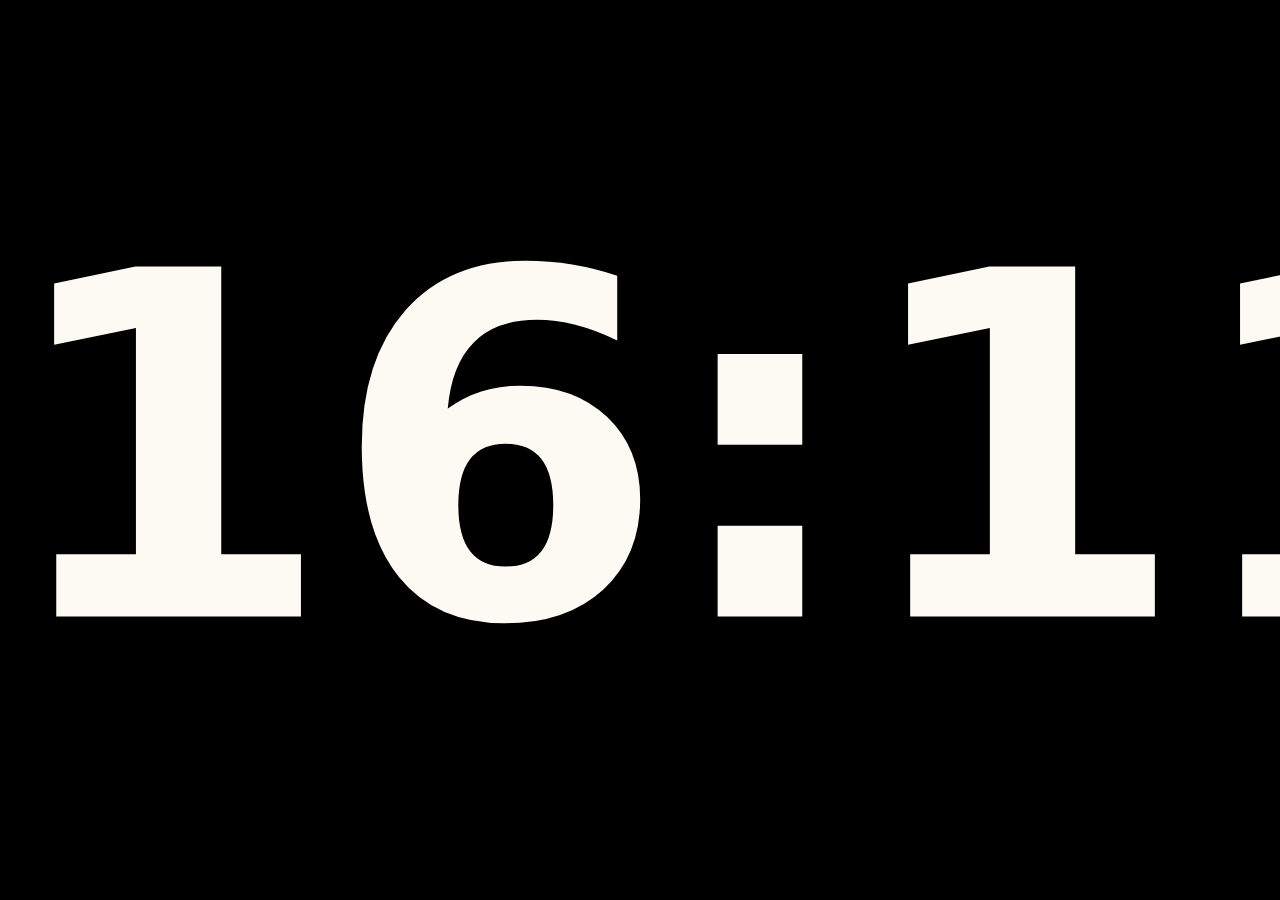
<file: ambiui/clock/index.html>
<!doctype html>
<html lang="en">
  <head>
    <meta charset="UTF-8" />
    <meta name="viewport" content="width=device-width, initial-scale=1.0" />
    <title>AmbiUI | Clock</title>
    <link rel="stylesheet" href="../style/clock_fullsize.css" />
  </head>
  <body>
    <div class="clock">
      <p id="pclock"></p>
    </div>
  </body>
  <script src="../script/clock_fullsize.js"></script>
</html>
</file>
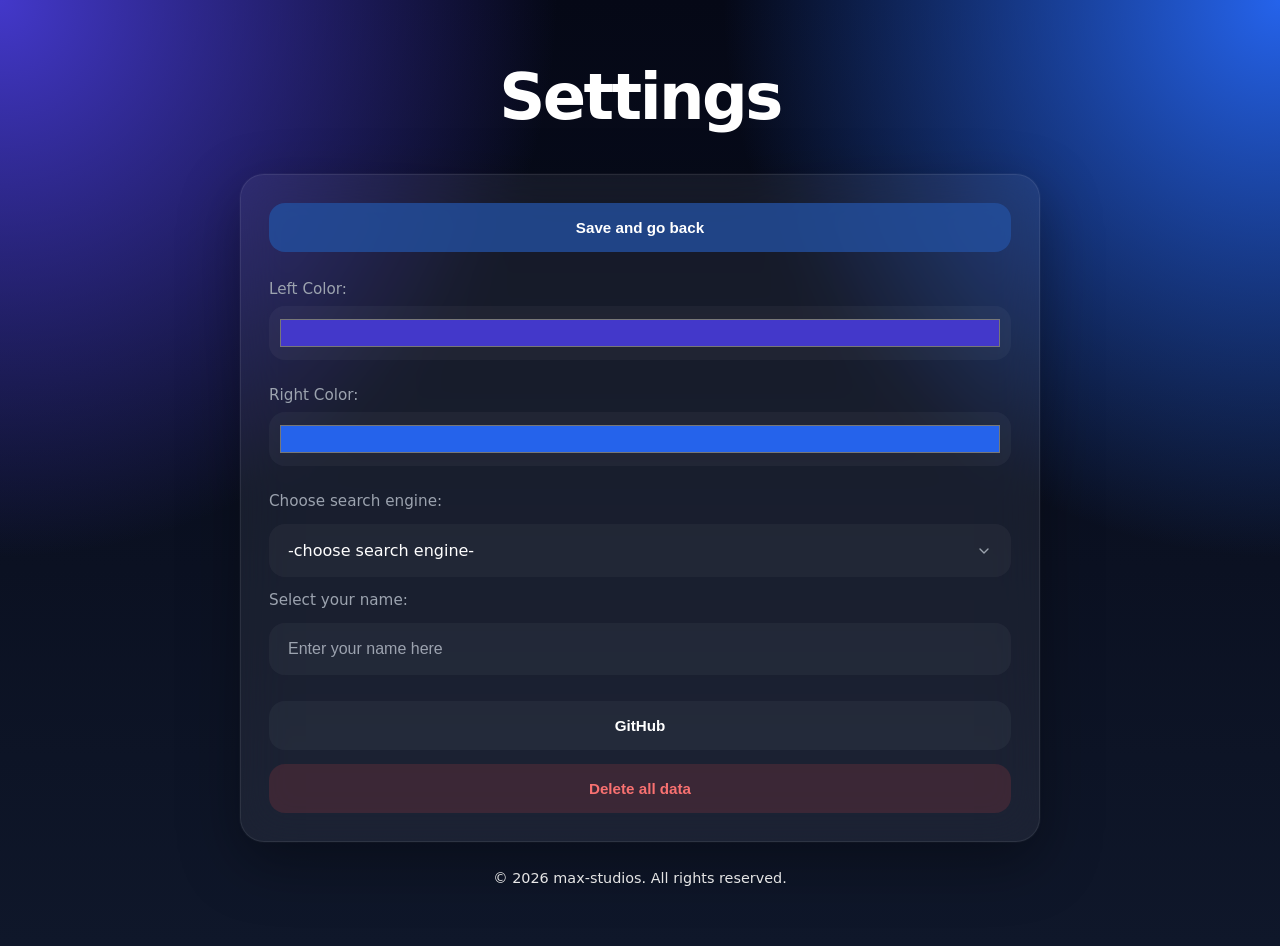
<file: ambiui/settings/index.html>
<!doctype html>
<html lang="en">
  <head>
    <meta charset="UTF-8" />
    <meta name="viewport" content="width=device-width, initial-scale=1.0" />
    <title>AmbiUI | Settings</title>
    <link rel="stylesheet" href="../style.css" />
  </head>
  <body>
    <div class="confirm" style="display: none">
      <div class="confirm_box">
        <p>
          Are you sure you want to delete all data? This action cannot be
          undone.
        </p>
        <button id="btn_cancel_delete">No, keep my data</button>
        <button id="btn_confirm_delete">Yes, delete all data</button>
      </div>
    </div>

    <div class="headline">
      <p id="pheadline">Settings</p>
    </div>

    <div class="settings">
      <button class="btn" id="btn_back">Save and go back</button>
      <label for="inpclock"></label>
      <label
        >Left Color: <input type="color" id="colorLeft" value="#4338ca"
      /></label>
      <label
        >Right Color: <input type="color" id="colorRight" value="#2563eb"
      /></label>
      <label for="ort">Choose search engine: </label>
      <select name="engine" id="engine">
        <option value="-choose search engine-">-choose search engine-</option>
        <option value="google">Google</option>
        <option value="ecosia" selected>Ecosia</option>
        <option value="startpage">Startpage</option>
        <option value="duckduckgo">DuckDuckGo</option>
        <option value="url">URL</option>
      </select>
      <label for="ort">Select your name: </label>
      <input type="text" id="name" placeholder="Enter your name here" />
      <button class="btn" id="btn_github">GitHub</button>
      <button class="btn_delete_all" id="btn_delete_all">
        Delete all data
      </button>
    </div>
    <div class="footer">
      <p id="pfooter">&copy; 2026 max-studios. All rights reserved.</p>
    </div>
  </body>
  <script src="../script/settings.js"></script>
</html>
</file>
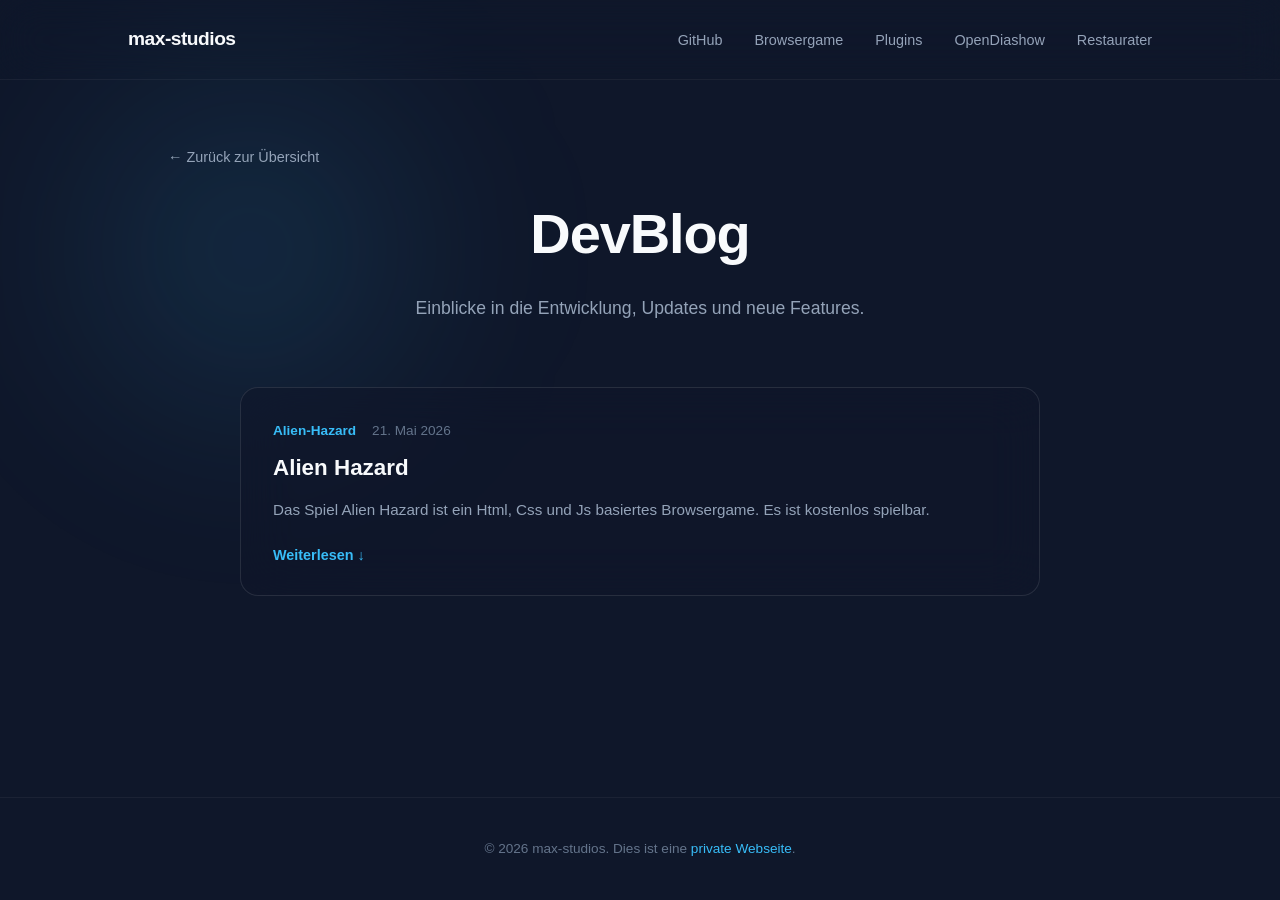
<file: blog.html>
<!doctype html>
<html lang="de">
  <head>
    <meta charset="UTF-8" />
    <meta name="viewport" content="width=device-width, initial-scale=1.0" />
    <title>Blog | max-studios</title>
    <style>
      /* --- CSS STYLES --- */
      * {
        margin: 0;
        padding: 0;
        box-sizing: border-box;
        font-family:
          -apple-system, BlinkMacSystemFont, "Segoe UI", Roboto, Helvetica,
          Arial, sans-serif;
      }

      body {
        background-color: #0f172a;
        color: #f8fafc;
        overflow-x: hidden;
        line-height: 1.6;
        -webkit-font-smoothing: antialiased;
        display: flex;
        flex-direction: column;
        min-height: 100vh;
      }

      .bg-glow {
        position: fixed;
        top: 0;
        left: 0;
        width: 100%;
        height: 100%;
        z-index: -1;
        overflow: hidden;
      }

      .blob {
        position: absolute;
        width: 500px;
        height: 500px;
        background: radial-gradient(
          circle,
          rgba(56, 189, 248, 0.15) 0%,
          rgba(15, 23, 42, 0) 70%
        );
        border-radius: 50%;
        filter: blur(80px);
        animation: move 20s infinite alternate;
      }

      @keyframes move {
        from {
          transform: translate(-10%, -10%);
        }
        to {
          transform: translate(60%, 40%);
        }
      }

      nav {
        display: flex;
        justify-content: space-between;
        align-items: center;
        padding: 1.5rem 10%;
        backdrop-filter: blur(20px);
        -webkit-backdrop-filter: blur(20px);
        position: sticky;
        top: 0;
        z-index: 100;
        border-bottom: 1px solid rgba(255, 255, 255, 0.05);
      }

      .logo {
        font-size: 1.2rem;
        font-weight: 700;
        letter-spacing: -0.5px;
        color: #f8fafc;
      }

      .nav-links {
        display: flex;
        list-style: none;
        gap: 2rem;
      }

      .nav-links a {
        color: #94a3b8;
        text-decoration: none;
        font-size: 0.9rem;
        font-weight: 500;
        transition: 0.3s;
      }

      .nav-links a:hover {
        color: #38bdf8;
      }

      main {
        flex: 1;
        max-width: 1200px;
        width: 100%;
        margin: 0 auto;
        padding: 4rem 10%;
      }

      .back-link {
        color: #94a3b8;
        text-decoration: none;
        display: inline-flex;
        align-items: center;
        gap: 5px;
        margin-bottom: 20px;
        font-size: 0.9rem;
        transition: color 0.2s;
      }

      .back-link:hover {
        color: #38bdf8;
      }

      .blog-header {
        text-align: center;
        margin-bottom: 4rem;
      }

      h1 {
        font-size: clamp(2.5rem, 5vw, 3.5rem);
        font-weight: 700;
        letter-spacing: -0.02em;
        margin-bottom: 1rem;
        color: #f8fafc;
        opacity: 0;
        transform: translateY(30px);
        animation: fadeInUp 1s cubic-bezier(0.2, 0.8, 0.2, 1) forwards;
      }

      .subtitle {
        font-size: clamp(1rem, 3vw, 1.1rem);
        color: #94a3b8;
        opacity: 0;
        transform: translateY(30px);
        animation: fadeInUp 1s cubic-bezier(0.2, 0.8, 0.2, 1) 0.2s forwards;
      }

      .blog-grid {
        display: flex;
        flex-direction: column;
        gap: 2rem;
        max-width: 800px;
        margin: 0 auto;
        opacity: 0;
        transform: translateY(30px);
        animation: fadeInUp 1s cubic-bezier(0.2, 0.8, 0.2, 1) 0.4s forwards;
      }

      .blog-card {
        background: rgba(15, 23, 42, 0.6);
        border: 1px solid rgba(255, 255, 255, 0.1);
        border-radius: 18px;
        backdrop-filter: blur(25px);
        -webkit-backdrop-filter: blur(25px);
        padding: 2rem;
        display: flex;
        flex-direction: column;
        transition:
          border-color 0.3s,
          box-shadow 0.3s;
      }

      .blog-card:hover {
        border-color: rgba(56, 189, 248, 0.4);
        box-shadow: 0 20px 40px -15px rgba(0, 0, 0, 0.7);
      }

      .post-meta {
        font-size: 0.85rem;
        color: #64748b;
        margin-bottom: 0.75rem;
        display: flex;
        gap: 1rem;
      }

      .post-category {
        color: #38bdf8;
        font-weight: 600;
      }

      .blog-card h2 {
        font-size: 1.4rem;
        font-weight: 600;
        color: #f8fafc;
        margin-bottom: 1rem;
        line-height: 1.3;
      }

      .blog-card p {
        color: #94a3b8;
        font-size: 0.95rem;
      }

      .full-content {
        display: none;
        margin-top: 1rem;
        padding-top: 1rem;
        border-top: 1px solid rgba(255, 255, 255, 0.05);
      }

      .full-content p {
        margin-bottom: 1rem;
      }

      .toggle-btn {
        background: none;
        border: none;
        color: #38bdf8;
        font-size: 0.9rem;
        font-weight: 600;
        display: inline-flex;
        align-items: center;
        gap: 0.5rem;
        cursor: pointer;
        padding: 0;
        margin-top: 1.5rem;
        align-self: flex-start;
        transition: color 0.2s;
      }

      .toggle-btn:hover {
        color: #f8fafc;
      }

      footer {
        text-align: center;
        padding: 40px 20px;
        color: #64748b;
        font-size: 0.85rem;
        border-top: 1px solid rgba(255, 255, 255, 0.05);
        margin-top: 50px;
      }

      footer span {
        color: #38bdf8;
      }

      @keyframes fadeInUp {
        to {
          opacity: 1;
          transform: translateY(0);
        }
      }
    </style>
  </head>
  <body>
    <div class="bg-glow">
      <div class="blob"></div>
    </div>

    <nav>
      <div class="logo">max-studios</div>
      <ul class="nav-links">
        <li><a href="https://github.com/max-studios">GitHub</a></li>
        <li><a href="https://apple-cake-games.github.io">Browsergame</a></li>
        <li><a href="/downloads.html">Plugins</a></li>
        <li><a href="/opendiashow/index.html">OpenDiashow</a></li>
        <li><a href="/restaurater/index.html">Restaurater</a></li>
      </ul>
    </nav>

    <main>
      <a href="index.html" class="back-link">← Zurück zur Übersicht</a>

      <header class="blog-header">
        <h1>DevBlog</h1>
        <p class="subtitle">
          Einblicke in die Entwicklung, Updates und neue Features.
        </p>
      </header>

      <div class="blog-grid">
        <article class="blog-card">
          <div class="post-meta">
            <span class="post-category">Alien-Hazard</span>
            <span>21. Mai 2026</span>
          </div>
          <h2>Alien Hazard</h2>
          <p>
            Das Spiel Alien Hazard ist ein Html, Css und Js basiertes
            Browsergame. Es ist kostenlos spielbar.
          </p>

          <div class="full-content">
            <p>
              Das Spiel steht noch in Entwicklungsphasen, weshalb es viele
              Updates gibt.
            </p>
            <p>Spiele Alien Hazard im Tab "Browsergame".</p>
          </div>

          <button class="toggle-btn">Weiterlesen &darr;</button>
        </article>
      </div>
    </main>

    <footer>
      <p>
        &copy; 2026 max-studios. Dies ist eine <span>private Webseite</span>.
      </p>
    </footer>

    <script>
      document.querySelectorAll(".toggle-btn").forEach((button) => {
        button.addEventListener("click", () => {
          const card = button.closest(".blog-card");
          const content = card.querySelector(".full-content");

          if (content.style.display === "block") {
            content.style.display = "none";
            button.innerHTML = "Weiterlesen &darr;";
          } else {
            content.style.display = "block";
            button.innerHTML = "Schließen &uarr;";
          }
        });
      });
    </script>
  </body>
</html>
</file>
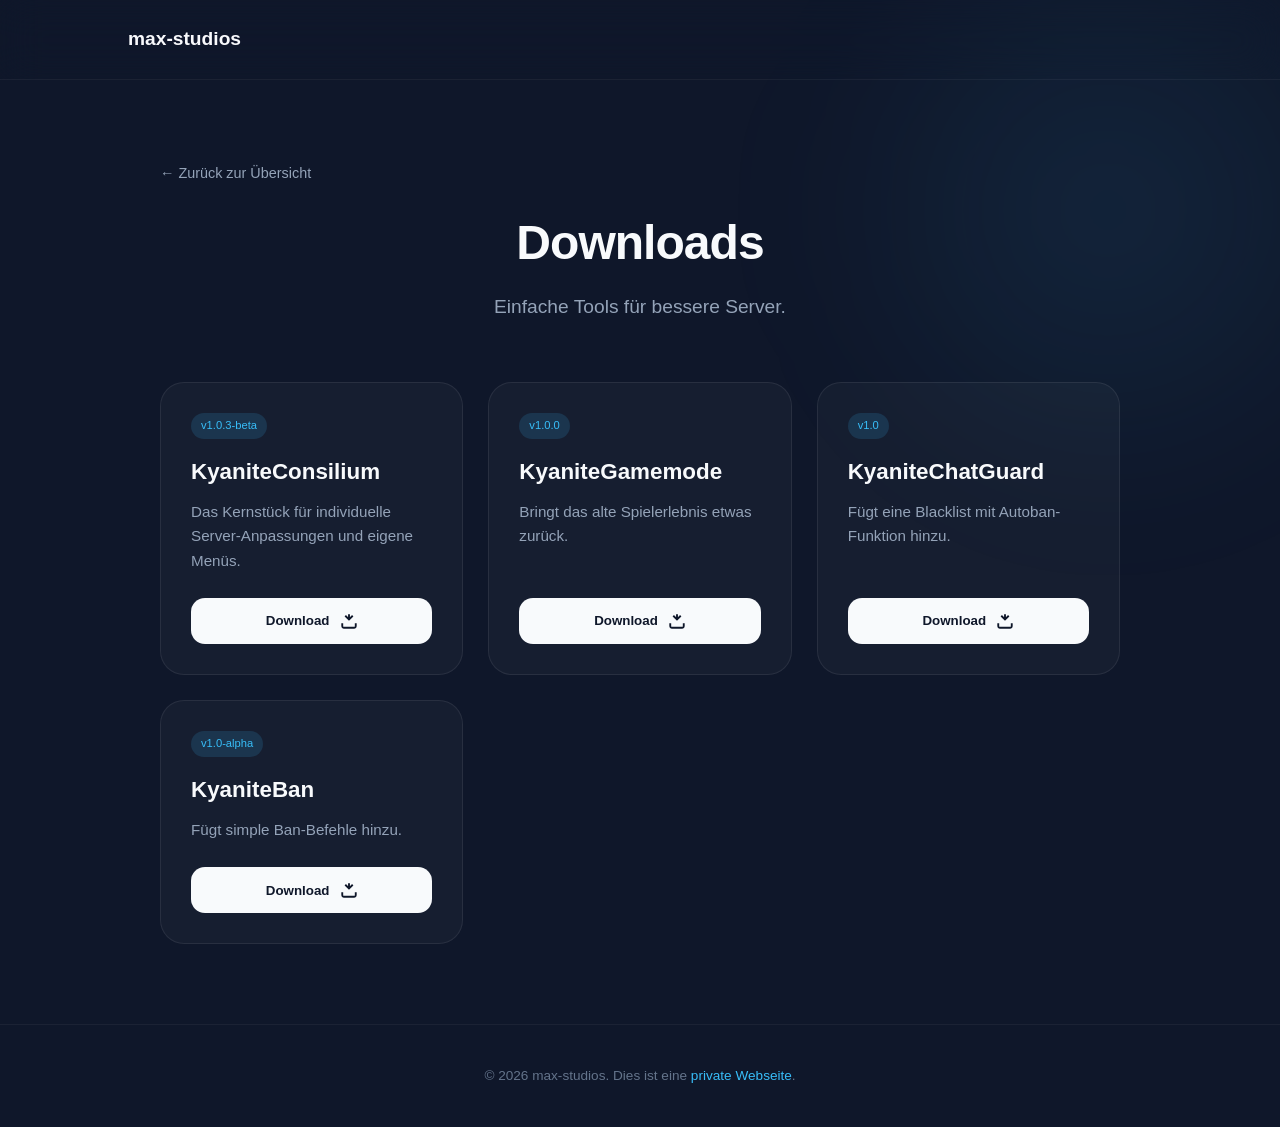
<file: downloads.html>
<!doctype html>
<html lang="de">
  <head>
    <meta charset="UTF-8" />
    <meta name="viewport" content="width=device-width, initial-scale=1.0" />
    <title>max-studios | Plugins</title>
    <style>
      /* --- BESTEHENDE STYLES --- */
      * {
        margin: 0;
        padding: 0;
        box-sizing: border-box;
        font-family:
          -apple-system, BlinkMacSystemFont, "Segoe UI", Roboto, Helvetica,
          Arial, sans-serif;
      }
      body {
        background-color: #0f172a;
        color: #f8fafc;
        overflow-x: hidden;
        line-height: 1.6;
        -webkit-font-smoothing: antialiased;
      }
      .bg-glow {
        position: fixed;
        top: 0;
        left: 0;
        width: 100%;
        height: 100%;
        z-index: -1;
      }
      .blob {
        position: absolute;
        top: -10%;
        right: -10%;
        width: 600px;
        height: 600px;
        background: radial-gradient(
          circle,
          rgba(56, 189, 248, 0.1) 0%,
          rgba(15, 23, 42, 0) 70%
        );
        filter: blur(80px);
      }
      nav {
        display: flex;
        justify-content: space-between;
        align-items: center;
        padding: 1.5rem 10%;
        backdrop-filter: blur(20px);
        -webkit-backdrop-filter: blur(20px);
        position: sticky;
        top: 0;
        z-index: 100;
        border-bottom: 1px solid rgba(255, 255, 255, 0.05);
      }
      .logo {
        font-size: 1.2rem;
        font-weight: 700;
        color: #f8fafc;
        text-decoration: none;
      }
      .container {
        max-width: 1000px;
        margin: 80px auto;
        padding: 0 20px;
      }
      header {
        text-align: center;
        margin-bottom: 60px;
      }
      h1 {
        font-size: 3rem;
        font-weight: 700;
        letter-spacing: -0.02em;
        margin-bottom: 10px;
      }
      .subtitle {
        color: #94a3b8;
        font-size: 1.2rem;
      }
      .plugin-grid {
        display: grid;
        grid-template-columns: repeat(auto-fill, minmax(300px, 1fr));
        gap: 25px;
      }
      .plugin-card {
        background: rgba(255, 255, 255, 0.03);
        border: 1px solid rgba(255, 255, 255, 0.08);
        border-radius: 24px;
        padding: 30px;
        transition: all 0.4s cubic-bezier(0.2, 0.8, 0.2, 1);
        position: relative;
        overflow: hidden;
        display: flex;
        flex-direction: column;
      }
      .plugin-card:hover {
        transform: translateY(-10px);
        background: rgba(255, 255, 255, 0.05);
        border-color: rgba(56, 189, 248, 0.3);
      }
      .version-tag {
        font-size: 0.7rem;
        background: rgba(56, 189, 248, 0.15);
        color: #38bdf8;
        padding: 4px 10px;
        border-radius: 100px;
        display: inline-block;
        margin-bottom: 15px;
        width: fit-content;
      }
      .plugin-card h3 {
        font-size: 1.4rem;
        margin-bottom: 10px;
      }
      .plugin-card p {
        color: #94a3b8;
        font-size: 0.95rem;
        margin-bottom: 25px;
        flex-grow: 1;
      }

      /* --- DOWNLOAD ANIMATION STYLES --- */
      .download-btn {
        display: flex;
        align-items: center;
        justify-content: center;
        gap: 10px;
        width: 100%;
        padding: 14px;
        background: #f8fafc;
        color: #0f172a;
        text-decoration: none;
        border-radius: 14px;
        font-weight: 600;
        transition: all 0.4s cubic-bezier(0.23, 1, 0.32, 1);
        position: relative;
        overflow: hidden;
        cursor: pointer;
        border: none;
      }

      .download-btn:hover {
        background: #38bdf8;
        color: white;
        box-shadow: 0 10px 20px rgba(56, 189, 248, 0.2);
      }

      .download-btn .btn-text {
        display: flex;
        align-items: center;
        gap: 10px;
        transition:
          transform 0.3s,
          opacity 0.3s;
        z-index: 2;
      }

      .download-btn.loading {
        background: rgba(255, 255, 255, 0.1);
        pointer-events: none;
      }

      .download-btn.loading .btn-text {
        opacity: 0;
        transform: translateY(-20px);
      }

      .download-btn .loader-bar {
        position: absolute;
        left: 0;
        top: 0;
        height: 100%;
        width: 0%;
        background: #38bdf8;
        transition: width 2s cubic-bezier(0.445, 0.05, 0.55, 0.95);
        z-index: 1;
      }

      .download-btn .success-icon {
        position: absolute;
        opacity: 0;
        transform: scale(0.5);
        transition: all 0.3s cubic-bezier(0.175, 0.885, 0.32, 1.275);
        color: white;
        z-index: 2;
      }

      .download-btn.completed {
        background: #22c55e;
        pointer-events: none;
        color: white;
      }

      .download-btn.completed .success-icon {
        opacity: 1;
        transform: scale(1.2);
      }

      .download-btn.completed .btn-text {
        opacity: 0;
      }

      /* --- RESTLICHE STYLES --- */
      .card-progress {
        position: absolute;
        bottom: 0;
        left: 0;
        height: 3px;
        width: 0;
        background: #38bdf8;
        transition: width 0.6s ease;
      }
      .plugin-card:hover .card-progress {
        width: 100%;
      }
      .back-link {
        color: #94a3b8;
        text-decoration: none;
        display: inline-flex;
        align-items: center;
        gap: 5px;
        margin-bottom: 20px;
        font-size: 0.9rem;
        transition: color 0.2s;
      }
      .back-link:hover {
        color: #38bdf8;
      }
      footer {
        text-align: center;
        padding: 40px 20px;
        color: #64748b;
        font-size: 0.85rem;
        border-top: 1px solid rgba(255, 255, 255, 0.05);
        margin-top: 50px;
      }
      footer span {
        color: #38bdf8;
      }
      @keyframes fadeInUp {
        from {
          opacity: 0;
          transform: translateY(20px);
        }
        to {
          opacity: 1;
          transform: translateY(0);
        }
      }
      .animate {
        animation: fadeInUp 0.8s cubic-bezier(0.2, 0.8, 0.2, 1) forwards;
      }
    </style>
  </head>
  <body>
    <div class="bg-glow"><div class="blob"></div></div>

    <nav>
      <a href="index.html" class="logo">max-studios</a>
    </nav>

    <div class="container">
      <a href="index.html" class="back-link">← Zurück zur Übersicht</a>

      <header class="animate">
        <h1>Downloads</h1>
        <p class="subtitle">Einfache Tools für bessere Server.</p>
      </header>

      <div class="plugin-grid">
        <div class="plugin-card animate" style="animation-delay: 0.1s">
          <span class="version-tag">v1.0.3-beta</span>
          <h3>KyaniteConsilium</h3>
          <p>
            Das Kernstück für individuelle Server-Anpassungen und eigene Menüs.
          </p>
          <button
            class="download-btn"
            onclick="
              startDownload(
                this,
                'https://github.com/max-studios/KyaniteConsilium/releases/download/v.1.0.3/KyaniteConsilium-1.0.3-beta.jar',
              )
            "
          >
            <div class="loader-bar"></div>
            <div class="btn-text">
              <span>Download</span>
              <svg
                width="18"
                height="18"
                fill="none"
                stroke="currentColor"
                stroke-width="2.5"
                viewBox="0 0 24 24"
              >
                <path
                  d="M21 15v4a2 2 0 01-2 2H5a2 2 0 01-2-2v-4m4-10l5 5 5-5m-5 5V3"
                ></path>
              </svg>
            </div>
            <div class="success-icon">
              <svg
                width="24"
                height="24"
                fill="none"
                stroke="currentColor"
                stroke-width="3"
                viewBox="0 0 24 24"
              >
                <path d="M5 13l4 4L19 7"></path>
              </svg>
            </div>
          </button>
          <div class="card-progress"></div>
        </div>

        <div class="plugin-card animate" style="animation-delay: 0.2s">
          <span class="version-tag">v1.0.0</span>
          <h3>KyaniteGamemode</h3>
          <p>Bringt das alte Spielerlebnis etwas zurück.</p>
          <button
            class="download-btn"
            onclick="
              startDownload(
                this,
                'https://github.com/max-studios/KyaniteGamemode/releases/download/v1/KyaniteGamemode-1.0.jar',
              )
            "
          >
            <div class="loader-bar"></div>
            <div class="btn-text">
              <span>Download</span>
              <svg
                width="18"
                height="18"
                fill="none"
                stroke="currentColor"
                stroke-width="2.5"
                viewBox="0 0 24 24"
              >
                <path
                  d="M21 15v4a2 2 0 01-2 2H5a2 2 0 01-2-2v-4m4-10l5 5 5-5m-5 5V3"
                ></path>
              </svg>
            </div>
            <div class="success-icon">
              <svg
                width="24"
                height="24"
                fill="none"
                stroke="currentColor"
                stroke-width="3"
                viewBox="0 0 24 24"
              >
                <path d="M5 13l4 4L19 7"></path>
              </svg>
            </div>
          </button>
          <div class="card-progress"></div>
        </div>

        <div class="plugin-card animate" style="animation-delay: 0.3s">
          <span class="version-tag">v1.0</span>
          <h3>KyaniteChatGuard</h3>
          <p>Fügt eine Blacklist mit Autoban-Funktion hinzu.</p>
          <button
            class="download-btn"
            onclick="
              startDownload(
                this,
                'https://github.com/max-studios/KyaniteChatGuard/releases/download/v1/KyaniteChatGuard-1.0.jar',
              )
            "
          >
            <div class="loader-bar"></div>
            <div class="btn-text">
              <span>Download</span>
              <svg
                width="18"
                height="18"
                fill="none"
                stroke="currentColor"
                stroke-width="2.5"
                viewBox="0 0 24 24"
              >
                <path
                  d="M21 15v4a2 2 0 01-2 2H5a2 2 0 01-2-2v-4m4-10l5 5 5-5m-5 5V3"
                ></path>
              </svg>
            </div>
            <div class="success-icon">
              <svg
                width="24"
                height="24"
                fill="none"
                stroke="currentColor"
                stroke-width="3"
                viewBox="0 0 24 24"
              >
                <path d="M5 13l4 4L19 7"></path>
              </svg>
            </div>
          </button>
          <div class="card-progress"></div>
        </div>

        <div class="plugin-card animate" style="animation-delay: 0.4s">
          <span class="version-tag">v1.0-alpha</span>
          <h3>KyaniteBan</h3>
          <p>Fügt simple Ban-Befehle hinzu.</p>
          <button
            class="download-btn"
            onclick="
              startDownload(
                this,
                'https://github.com/max-studios/KyaniteBan/releases/download/v.1/KyaniteBan-1.0.jar',
              )
            "
          >
            <div class="loader-bar"></div>
            <div class="btn-text">
              <span>Download</span>
              <svg
                width="18"
                height="18"
                fill="none"
                stroke="currentColor"
                stroke-width="2.5"
                viewBox="0 0 24 24"
              >
                <path
                  d="M21 15v4a2 2 0 01-2 2H5a2 2 0 01-2-2v-4m4-10l5 5 5-5m-5 5V3"
                ></path>
              </svg>
            </div>
            <div class="success-icon">
              <svg
                width="24"
                height="24"
                fill="none"
                stroke="currentColor"
                stroke-width="3"
                viewBox="0 0 24 24"
              >
                <path d="M5 13l4 4L19 7"></path>
              </svg>
            </div>
          </button>
          <div class="card-progress"></div>
        </div>
      </div>
    </div>

    <footer>
      <p>
        &copy; 2026 max-studios. Dies ist eine <span>private Webseite</span>.
      </p>
    </footer>

    <script>
      function startDownload(btn, url) {
        if (
          btn.classList.contains("loading") ||
          btn.classList.contains("completed")
        )
          return;

        btn.classList.add("loading");
        const loader = btn.querySelector(".loader-bar");

        // Start animation
        setTimeout(() => {
          loader.style.width = "100%";
        }, 50);

        // Nach Abschluss der Animation
        setTimeout(() => {
          btn.classList.remove("loading");
          btn.classList.add("completed");

          // Download starten
          window.location.href = url;

          // Reset nach 3 Sekunden
          setTimeout(() => {
            btn.classList.remove("completed");
            loader.style.width = "0%";
          }, 3000);
        }, 2100);
      }
    </script>
  </body>
</html>
</file>
<file: ambiui/style.css>
:root {
  --bg: #050816;
  --surface: rgba(255, 255, 255, 0.06);
  --surface-hover: rgba(255, 255, 255, 0.1);
  --border: rgba(255, 255, 255, 0.08);

  --text: #ffffff;
  --text-muted: #9ca3af;

  --primary: #6366f1;
  --primary-hover: #4f46e5;

  --danger: #ef4444;
  --danger-hover: #dc2626;

  --radius: 24px;

  --shadow:
    0 20px 60px rgba(0, 0, 0, 0.35), 0 0 0 1px rgba(255, 255, 255, 0.03);

  --bg-radial-left: #4338ca;
  --bg-radial-right: #2563eb;
}

* {
  margin: 0;
  padding: 0;
  box-sizing: border-box;
}

body {
  min-height: 100vh;
  padding: 60px 20px;
  display: flex;
  flex-direction: column;
  align-items: center;

  font-family: Inter, system-ui, sans-serif;

  color: var(--text);

  background:
    radial-gradient(
      circle at top left,
      var(--bg-radial-left) 0%,
      transparent 35%
    ),
    radial-gradient(
      circle at top right,
      var(--bg-radial-right) 0%,
      transparent 35%
    ),
    linear-gradient(180deg, #050816 0%, #0f172a 100%);
}

.greeting,
.headline {
  margin-bottom: 40px;
}

#pgreeting,
#pheadline {
  text-align: center;
  font-size: clamp(2.2rem, 5vw, 4rem);
  font-weight: 800;
  letter-spacing: -0.04em;
}

.firstsetup,
.weblinks,
.settings,
.searchbar {
  width: 100%;
  max-width: 800px;

  padding: 28px;

  border-radius: var(--radius);
  border: 1px solid var(--border);

  background: var(--surface);
  backdrop-filter: blur(24px);

  box-shadow: var(--shadow);
}

.firstsetup {
  display: none;
  margin-bottom: 24px;
}

.weblinks {
  margin-bottom: 24px;
}

.searchbar form {
  display: flex;
  width: 100%;
}

.searchbar input[type="search"] {
  width: 100%;
  margin-bottom: 0;
  padding: 16px 18px;

  border: 1px solid transparent;
  border-radius: 16px;

  background: rgba(255, 255, 255, 0.04);
  color: var(--text);

  font-size: 1rem;

  transition: 0.25s ease;
}

.searchbar input[type="search"]::placeholder {
  color: var(--text-muted);
}

.searchbar input[type="search"]:focus {
  outline: none;
  border-color: rgba(99, 102, 241, 0.5);
  background: rgba(255, 255, 255, 0.06);
  box-shadow: 0 0 0 4px rgba(99, 102, 241, 0.15);
}

.settings {
  display: flex;
  flex-direction: column;
  gap: 14px;
}

.settings label {
  color: var(--text-muted);
  font-size: 0.95rem;
  display: flex;
  flex-direction: column;
  gap: 8px;
}

.settings select {
  width: 100%;
  padding: 16px 18px;

  border: 1px solid transparent;
  border-radius: 16px;

  background: rgba(255, 255, 255, 0.04);
  color: var(--text);

  font-size: 1rem;
  font-family: inherit;

  cursor: pointer;
  appearance: none;
  -webkit-appearance: none;

  background-image: url("data:image/svg+xml;charset=UTF-8,%3csvg xmlns='http://www.w3.org/2000/svg' viewBox='0 0 24 24' fill='none' stroke='%239ca3af' stroke-width='2' stroke-linecap='round' stroke-linejoin='round'%3e%3cpolyline points='6 9 12 15 18 9'%3e%3c/polyline%3e%3c/svg%3e");
  background-repeat: no-repeat;
  background-position: right 18px center;
  background-size: 16px;

  transition: 0.25s ease;
}

.settings select:focus {
  outline: none;
  border-color: rgba(99, 102, 241, 0.5);
  background-color: rgba(255, 255, 255, 0.06);
  box-shadow: 0 0 0 4px rgba(99, 102, 241, 0.15);
}

.settings select option {
  background: #0f172a;
  color: var(--text);
}

.firstsetup label {
  display: block;
  margin-bottom: 12px;

  color: var(--text-muted);
  font-size: 0.95rem;
}

.setup_slot {
  display: none;

  margin-bottom: 24px;
  padding: 20px;

  border-radius: 18px;
  border: 1px solid var(--border);

  background: rgba(255, 255, 255, 0.03);
}

input[type="text"],
input[type="url"],
input[type="color"] {
  width: 100%;

  margin-bottom: 12px;
  padding: 16px 18px;

  border: 1px solid transparent;
  border-radius: 16px;

  background: rgba(255, 255, 255, 0.04);
  color: var(--text);

  font-size: 1rem;

  transition: 0.25s ease;
}

input[type="color"] {
  height: 54px;
  padding: 8px;
  cursor: pointer;
}

input::placeholder {
  color: var(--text-muted);
}

input:focus {
  outline: none;

  border-color: rgba(99, 102, 241, 0.5);

  background: rgba(255, 255, 255, 0.06);

  box-shadow: 0 0 0 4px rgba(99, 102, 241, 0.15);
}

button {
  border: none;
  cursor: pointer;

  font-size: 0.95rem;
  font-weight: 600;

  transition:
    transform 0.2s ease,
    background 0.2s ease,
    color 0.2s ease;
}

button:hover {
  transform: translateY(-2px);
}

button:active {
  transform: translateY(0);
}

#btnsubmit,
#btn_save_slot {
  width: 100%;
  padding: 16px;

  border-radius: 16px;

  background: var(--primary);
  color: white;
}

#btnsubmit:hover,
#btn_save_slot:hover {
  background: var(--primary-hover);
}

.btn_slots {
  display: flex;
  flex-direction: column;
  gap: 14px;
}

.slot_row {
  display: flex;
  gap: 14px;
}

.slot_row button:first-child {
  flex: 1;

  height: 76px;
  padding: 0 24px;

  text-align: left;

  border-radius: 18px;
  border: 1px solid transparent;

  background: rgba(255, 255, 255, 0.04);
  color: var(--text);

  font-size: 1rem;
}

.slot_row button:first-child:hover {
  background: var(--surface-hover);
  border-color: rgba(255, 255, 255, 0.08);
}

.slot_row button:last-child {
  width: 76px;
  height: 76px;

  border-radius: 18px;

  background: rgba(239, 68, 68, 0.15);
  color: #f87171;

  font-size: 1.3rem;
}

.slot_row button:last-child:hover {
  background: var(--danger);
  color: white;
}

#btn_back {
  background: rgba(36, 79, 158, 0.801);
}

.btn {
  width: 100%;
  padding: 16px;
  background: rgba(255, 255, 255, 0.04);
  color: var(--text);
  border-radius: 16px;
}

#pclock {
  color: var(--text-muted);
  font-size: 0.95rem;
  text-align: center;
}

#pclock:hover {
  color: var(--text);
  cursor: pointer;
}

.btn_delete_all {
  width: 100%;
  padding: 16px;

  border-radius: 16px;
}

.btn:hover {
  background: rgba(255, 255, 255, 0.08);
}

.btn_delete_all {
  background: rgba(239, 68, 68, 0.15);
  color: #f87171;
}

.btn_delete_all:hover {
  background: var(--danger);
  color: white;
}

.footer {
  margin-top: 28px;
}

.footer a {
  color: var(--text-muted);
  text-decoration: none;

  font-weight: 500;

  transition: color 0.2s ease;
}

.footer a:hover {
  color: white;
}

.confirm {
  position: fixed;
  inset: 0;

  z-index: 9999;

  display: flex;
  justify-content: center;
  align-items: center;

  padding: 20px;

  background: rgba(0, 0, 0, 0.55);
  backdrop-filter: blur(14px);
}

.confirm_box {
  width: min(500px, 100%);

  padding: 32px;

  border-radius: 28px;
  border: 1px solid rgba(255, 255, 255, 0.08);

  background: rgba(15, 23, 42, 0.95);
  backdrop-filter: blur(24px);

  box-shadow:
    0 30px 80px rgba(0, 0, 0, 0.5),
    0 0 0 1px rgba(255, 255, 255, 0.03);

  display: flex;
  flex-direction: column;
  gap: 12px;
}

.confirm_box p {
  text-align: center;

  line-height: 1.6;

  margin-bottom: 8px;

  color: var(--text);
}

#btn_cancel_delete,
#btn_confirm_delete {
  width: 100%;
  height: 52px;

  border-radius: 14px;
}

.footer {
  display: flex;
  justify-content: center;
}

#pfooter {
  font-size: 0.9rem;
  color: var(--text);
}

#btn_cancel_delete {
  background: rgba(255, 255, 255, 0.06);
  color: var(--text);
}

#btn_cancel_delete:hover {
  background: rgba(255, 255, 255, 0.1);
}

#btn_confirm_delete {
  background: var(--danger);
  color: white;
}

#btn_confirm_delete:hover {
  background: var(--danger-hover);
}

@media (max-width: 700px) {
  body {
    padding: 32px 16px;
  }

  .firstsetup,
  .weblinks,
  .settings,
  .searchbar {
    padding: 20px;
  }

  .slot_row button:first-child {
    height: 64px;
    font-size: 0.95rem;
  }

  .slot_row button:last-child {
    width: 64px;
    height: 64px;
  }

  .confirm_box {
    padding: 24px;
  }
}
</file>
<file: restaurantrater/style.css>
:root {
  --ink: #1c1712;
  --ink-soft: #2a2118;
  --paper: #f3ecd8;
  --paper-dim: #e7dfc6;
  --gold: #c79a3d;
  --gold-bright: #e0b558;
  --sage: #6f8767;
  --rust: #b5533c;
  --line: rgba(243, 236, 216, 0.14);
  --font-display: "Fraunces", serif;
  --font-body: "IBM Plex Sans", sans-serif;
  --font-mono: "IBM Plex Mono", monospace;
}

* {
  box-sizing: border-box;
}

html {
  overflow-x: hidden;
}

@keyframes driftGlow {
  0%,
  100% {
    background-position:
      20% 0%,
      90% 100%;
  }
  50% {
    background-position:
      30% 10%,
      80% 90%;
  }
}

body {
  margin: 0;
  background: var(--ink);
  background-image:
    radial-gradient(
      circle at 20% 0%,
      rgba(199, 154, 61, 0.12),
      transparent 45%
    ),
    radial-gradient(
      circle at 90% 100%,
      rgba(111, 135, 103, 0.12),
      transparent 45%
    );
  background-size: 160% 160%;
  animation: driftGlow 22s ease-in-out infinite;
  color: var(--paper);
  font-family: var(--font-body);
  font-size: 17px;
  min-height: 100vh;
}

.app {
  max-width: 760px;
  margin: 0 auto;
  padding: 0 24px 70px;
}

/* Header */
.topbar {
  padding: 32px 0 22px;
  position: sticky;
  top: 0;
  background: linear-gradient(var(--ink) 75%, transparent);
  backdrop-filter: blur(2px);
  z-index: 5;
}

.brand {
  font-family: var(--font-display);
  font-weight: 600;
  font-size: 1.5rem;
  letter-spacing: 0.02em;
}

.brand-accent {
  color: var(--gold-bright);
}

.progress-track {
  margin-top: 16px;
  height: 4px;
  background: var(--line);
  border-radius: 2px;
  overflow: hidden;
}

.progress-fill {
  height: 100%;
  background: linear-gradient(90deg, var(--gold), var(--gold-bright));
  width: 0%;
  border-radius: 2px;
  transition: width 0.5s cubic-bezier(0.65, 0, 0.35, 1);
  box-shadow: 0 0 12px rgba(224, 181, 88, 0.5);
}

@keyframes fadeSlideUp {
  from {
    opacity: 0;
    transform: translateY(14px);
  }
  to {
    opacity: 1;
    transform: translateY(0);
  }
}

.eyebrow,
h1.title,
.subtitle,
.type-grid,
.question-card,
.gate-card,
.nav-row,
.receipt,
.result-actions {
  animation: fadeSlideUp 0.55s cubic-bezier(0.25, 0.8, 0.4, 1) both;
}

.eyebrow {
  font-family: var(--font-mono);
  font-size: 0.82rem;
  letter-spacing: 0.14em;
  text-transform: uppercase;
  color: var(--gold-bright);
  margin: 0 0 10px;
}

h1.title {
  font-family: var(--font-display);
  font-size: 2.6rem;
  line-height: 1.1;
  margin: 0 0 12px;
  animation-delay: 0.05s;
}

.subtitle {
  color: rgba(243, 236, 216, 0.65);
  font-size: 1.08rem;
  margin: 0 0 34px;
  line-height: 1.55;
  animation-delay: 0.1s;
}

.category-section {
  margin-bottom: 40px;
  padding-top: 8px;
  border-top: 1px solid var(--line);
}

.category-section:first-of-type {
  border-top: none;
  padding-top: 0;
}

.section-eyebrow {
  margin-top: 28px;
}
.category-section:first-of-type .section-eyebrow {
  margin-top: 0;
}

.section-title {
  font-family: var(--font-display);
  font-weight: 600;
  font-size: 1.9rem;
  margin: 0 0 22px;
  animation: fadeSlideUp 0.5s ease both;
}

/* Betriebstyp-Auswahl */
.type-grid {
  display: grid;
  gap: 14px;
  animation-delay: 0.15s;
}

.type-card {
  display: flex;
  align-items: center;
  gap: 18px;
  background: var(--ink-soft);
  border: 1px solid var(--line);
  border-radius: 14px;
  padding: 22px 24px;
  cursor: pointer;
  text-align: left;
  color: var(--paper);
  font-family: var(--font-body);
  transition:
    border-color 0.2s ease,
    transform 0.2s ease,
    box-shadow 0.2s ease;
}

.type-card:hover:not(:disabled) {
  border-color: var(--gold);
  transform: translateY(-2px) scale(1.01);
  box-shadow: 0 10px 28px rgba(0, 0, 0, 0.28);
}

.type-card:active:not(:disabled) {
  transform: translateY(0) scale(0.99);
}

.type-card:disabled {
  opacity: 0.4;
  cursor: not-allowed;
}

.type-card .icon {
  font-size: 2rem;
}
.type-card .label {
  font-weight: 600;
  font-size: 1.18rem;
}
.type-card .hint {
  font-size: 0.88rem;
  color: rgba(243, 236, 216, 0.5);
  margin-top: 3px;
}

/* Fragen-Karten */
.question-card {
  background: var(--ink-soft);
  border: 1px solid var(--line);
  border-radius: 16px;
  padding: 26px 26px 24px;
  margin-bottom: 16px;
  transition:
    border-color 0.2s ease,
    transform 0.2s ease;
}

.question-card:hover {
  border-color: rgba(199, 154, 61, 0.35);
}

.question-head {
  display: flex;
  justify-content: space-between;
  align-items: baseline;
  gap: 12px;
  margin-bottom: 4px;
}

.question-label {
  font-family: var(--font-display);
  font-weight: 600;
  font-size: 1.28rem;
}

.question-weight {
  font-family: var(--font-mono);
  font-size: 0.74rem;
  color: var(--gold-bright);
  white-space: nowrap;
}

.question-text {
  font-size: 0.98rem;
  color: rgba(243, 236, 216, 0.65);
  margin: 5px 0 20px;
}

.slider-row {
  display: flex;
  align-items: center;
  gap: 16px;
}

input[type="range"] {
  flex: 1;
  -webkit-appearance: none;
  height: 5px;
  background: var(--line);
  border-radius: 3px;
  outline: none;
  transition: box-shadow 0.2s ease;
}

input[type="range"]::-webkit-slider-thumb {
  -webkit-appearance: none;
  width: 24px;
  height: 24px;
  border-radius: 50%;
  background: var(--gold-bright);
  cursor: pointer;
  border: 3px solid var(--ink-soft);
  box-shadow: 0 0 0 1px var(--gold);
  transition:
    transform 0.15s ease,
    box-shadow 0.15s ease;
}

input[type="range"]:hover::-webkit-slider-thumb,
input[type="range"]:focus::-webkit-slider-thumb {
  transform: scale(1.15);
  box-shadow: 0 0 0 6px rgba(199, 154, 61, 0.2);
}

input[type="range"]::-moz-range-thumb {
  width: 24px;
  height: 24px;
  border-radius: 50%;
  background: var(--gold-bright);
  cursor: pointer;
  border: 3px solid var(--ink-soft);
  transition: transform 0.15s ease;
}

input[type="range"]:disabled {
  opacity: 0.3;
}

.value-box {
  font-family: var(--font-mono);
  font-weight: 600;
  font-size: 1.15rem;
  width: 46px;
  text-align: center;
  color: var(--gold-bright);
  transition: transform 0.15s ease;
}

.skip-toggle {
  margin-top: 14px;
  display: flex;
  align-items: center;
  gap: 11px;
  font-size: 0.88rem;
  color: rgba(243, 236, 216, 0.55);
  cursor: pointer;
  user-select: none;
}

.skip-toggle input[type="checkbox"] {
  appearance: none;
  -webkit-appearance: none;
  width: 22px;
  height: 22px;
  flex-shrink: 0;
  border-radius: 6px;
  border: 2px solid rgba(243, 236, 216, 0.3);
  background: rgba(243, 236, 216, 0.04);
  cursor: pointer;
  position: relative;
  transition:
    background 0.18s ease,
    border-color 0.18s ease,
    transform 0.12s ease;
}

.skip-toggle:hover input[type="checkbox"] {
  border-color: var(--gold);
}

.skip-toggle input[type="checkbox"]:active {
  transform: scale(0.92);
}

.skip-toggle input[type="checkbox"]:checked {
  background: var(--gold);
  border-color: var(--gold);
}

.skip-toggle input[type="checkbox"]::after {
  content: "";
  position: absolute;
  left: 6px;
  top: 2px;
  width: 6px;
  height: 11px;
  border: solid var(--ink);
  border-width: 0 2px 2px 0;
  transform: rotate(45deg) scale(0);
  transition: transform 0.16s cubic-bezier(0.34, 1.56, 0.64, 1);
}

.skip-toggle input[type="checkbox"]:checked::after {
  transform: rotate(45deg) scale(1);
}

.skip-toggle input[type="checkbox"]:focus-visible {
  outline: 2px solid var(--gold-bright);
  outline-offset: 2px;
}

.gate-card {
  background: rgba(181, 83, 60, 0.08);
  border: 1px dashed rgba(181, 83, 60, 0.45);
  border-radius: 16px;
  padding: 22px 24px;
  margin-bottom: 16px;
  transition:
    border-color 0.2s ease,
    opacity 0.2s ease;
}

.gate-card.gate-disabled {
  opacity: 0.4;
  background: rgba(243, 236, 216, 0.03);
  border-color: var(--line);
}

.gate-card.gate-disabled .pill {
  cursor: not-allowed;
}

.gate-label {
  font-size: 1.02rem;
  line-height: 1.45;
  margin-bottom: 16px;
}

.gate-tag {
  font-family: var(--font-mono);
  font-size: 0.72rem;
  letter-spacing: 0.1em;
  text-transform: uppercase;
  color: var(--rust);
  display: block;
  margin-bottom: 8px;
}

.pill-row {
  display: flex;
  gap: 12px;
}

.pill {
  flex: 1;
  padding: 13px;
  text-align: center;
  border-radius: 10px;
  border: 1px solid var(--line);
  background: transparent;
  color: var(--paper);
  font-family: var(--font-body);
  font-weight: 600;
  font-size: 0.98rem;
  cursor: pointer;
  transition:
    background 0.18s ease,
    border-color 0.18s ease,
    transform 0.12s ease;
}

.pill:hover {
  border-color: var(--gold);
}
.pill:active {
  transform: scale(0.96);
}
.pill:disabled {
  cursor: not-allowed;
  opacity: 0.5;
}
.pill:disabled:hover {
  border-color: var(--line);
}

.pill.active {
  background: var(--gold);
  border-color: var(--gold);
  color: var(--ink);
  animation: pillPop 0.28s cubic-bezier(0.34, 1.56, 0.64, 1);
}

.pill.active.no {
  background: var(--rust);
  border-color: var(--rust);
  color: var(--paper);
}

@keyframes pillPop {
  0% {
    transform: scale(0.9);
  }
  60% {
    transform: scale(1.05);
  }
  100% {
    transform: scale(1);
  }
}

.nav-row {
  display: flex;
  justify-content: space-between;
  gap: 14px;
  margin-top: 28px;
  animation-delay: 0.1s;
}

.btn {
  font-family: var(--font-body);
  font-weight: 600;
  font-size: 1rem;
  padding: 15px 30px;
  border-radius: 10px;
  border: 1px solid var(--line);
  background: transparent;
  color: var(--paper);
  cursor: pointer;
  transition:
    transform 0.15s ease,
    border-color 0.15s ease,
    background 0.15s ease,
    box-shadow 0.15s ease;
}

.btn-primary {
  background: var(--gold);
  border-color: var(--gold);
  color: var(--ink);
  margin-left: auto;
}

.btn-primary:hover {
  background: var(--gold-bright);
  transform: translateY(-1px);
  box-shadow: 0 8px 20px rgba(199, 154, 61, 0.3);
}
.btn:hover:not(.btn-primary) {
  border-color: var(--paper);
  transform: translateY(-1px);
}
.btn:active {
  transform: translateY(0) scale(0.97);
}

@keyframes receiptDrop {
  from {
    opacity: 0;
    transform: translateY(-24px) rotateX(6deg);
  }
  to {
    opacity: 1;
    transform: translateY(0) rotateX(0);
  }
}

@keyframes starPop {
  0% {
    opacity: 0;
    transform: scale(0.4);
  }
  70% {
    transform: scale(1.15);
  }
  100% {
    opacity: 1;
    transform: scale(1);
  }
}

.receipt {
  background: var(--paper);
  color: var(--ink);
  border-radius: 6px;
  padding: 40px 32px 24px;
  position: relative;
  font-family: var(--font-mono);
  box-shadow: 0 24px 60px rgba(0, 0, 0, 0.4);
  animation: receiptDrop 0.6s cubic-bezier(0.22, 1, 0.36, 1) both;
  transform-origin: top center;
}

.receipt::after {
  content: "";
  position: absolute;
  left: 0;
  right: 0;
  bottom: -11px;
  height: 22px;
  background: radial-gradient(
      circle at 10px 0,
      transparent 10px,
      var(--paper) 10.5px
    )
    repeat-x;
  background-size: 20px 22px;
}

.receipt-head {
  text-align: center;
  margin-bottom: 20px;
}

.info-btn {
  position: absolute;
  top: 18px;
  right: 18px;
  width: 30px;
  height: 30px;
  border-radius: 50%;
  border: 1.5px solid var(--rust);
  background: transparent;
  color: var(--rust);
  font-family: var(--font-display);
  font-style: italic;
  font-weight: 700;
  font-size: 0.95rem;
  cursor: pointer;
  transition: all 0.18s ease;
}

.info-btn:hover,
.info-btn.active {
  background: var(--rust);
  color: var(--paper);
  transform: scale(1.06);
}

.info-panel {
  margin-top: 16px;
  background: rgba(181, 83, 60, 0.08);
  border: 1px dashed rgba(181, 83, 60, 0.4);
  border-radius: 10px;
  padding: 16px 18px;
  font-family: var(--font-body);
  color: var(--ink);
  animation: fadeSlideUp 0.3s ease both;
}

.info-panel[hidden] {
  display: none;
}

.info-panel-title {
  display: block;
  font-family: var(--font-mono);
  font-size: 0.7rem;
  letter-spacing: 0.08em;
  text-transform: uppercase;
  opacity: 0.6;
  margin-bottom: 10px;
}

.info-panel ul {
  margin: 0;
  padding-left: 18px;
}

.info-panel li {
  font-size: 0.86rem;
  line-height: 1.5;
  margin-bottom: 8px;
}

.info-panel li:last-child {
  margin-bottom: 0;
}

.receipt-head .type {
  font-size: 0.7rem;
  letter-spacing: 0.15em;
  text-transform: uppercase;
  color: var(--ink);
  opacity: 0.55;
}

.receipt-head .overall-stars {
  font-size: 2.6rem;
  margin: 14px 0 6px;
  letter-spacing: 4px;
  display: inline-block;
  animation: starPop 0.5s cubic-bezier(0.34, 1.56, 0.64, 1) 0.35s both;
}

.receipt-head .overall-score {
  font-size: 0.92rem;
  opacity: 0.7;
}

.receipt-divider {
  border: none;
  border-top: 1px dashed rgba(28, 23, 18, 0.3);
  margin: 18px 0;
}

.receipt-row {
  display: flex;
  justify-content: space-between;
  align-items: center;
  font-size: 0.98rem;
  margin-bottom: 11px;
  opacity: 0;
  animation: fadeSlideUp 0.4s ease both;
}

.receipt-row .stars {
  letter-spacing: 2px;
  color: var(--gold);
}
.receipt-row .cat-name {
  font-family: var(--font-body);
  font-weight: 600;
}
.receipt-row .cat-score {
  opacity: 0.6;
  font-size: 0.82rem;
  margin-left: 6px;
}

.receipt-note {
  font-size: 0.68rem;
  color: var(--rust);
  margin: -4px 0 9px 0;
}

.review-text-wrap {
  margin-top: 24px;
  background: var(--paper-dim);
  border-radius: 10px;
  padding: 18px 20px;
  font-family: var(--font-body);
  font-size: 1rem;
  line-height: 1.6;
  color: var(--ink);
  opacity: 0;
  animation: fadeSlideUp 0.5s ease 0.6s both;
}

.review-text-label {
  font-family: var(--font-mono);
  font-size: 0.7rem;
  letter-spacing: 0.1em;
  text-transform: uppercase;
  opacity: 0.55;
  margin-bottom: 9px;
  display: block;
}

.result-actions {
  display: flex;
  gap: 14px;
  margin-top: 34px;
  animation-delay: 0.2s;
}

.result-actions .btn {
  flex: 1;
  text-align: center;
}

.stars-big {
  font-size: 1.3rem;
  letter-spacing: 3px;
}
.star-filled {
  color: var(--gold-bright);
}
.star-empty {
  color: rgba(243, 236, 216, 0.2);
}

@media (max-width: 900px) {
  .app {
    max-width: 600px;
    padding: 0 20px 60px;
  }
  h1.title {
    font-size: 2.2rem;
  }
  .receipt {
    padding: 34px 26px 22px;
  }
}

@media (max-width: 600px) {
  body {
    font-size: 16px;
  }
  .app {
    padding: 0 16px 50px;
  }
  .topbar {
    padding: 22px 0 16px;
  }
  .brand {
    font-size: 1.2rem;
  }

  .eyebrow {
    font-size: 0.72rem;
  }
  h1.title {
    font-size: 1.7rem;
    margin-bottom: 8px;
  }
  .subtitle {
    font-size: 0.96rem;
    margin-bottom: 24px;
  }
  .section-title {
    font-size: 1.5rem;
    margin-bottom: 16px;
  }

  .type-card {
    padding: 16px 18px;
    gap: 14px;
  }
  .type-card .icon {
    font-size: 1.6rem;
  }
  .type-card .label {
    font-size: 1rem;
  }

  .question-card {
    padding: 18px 18px 16px;
    margin-bottom: 12px;
    border-radius: 14px;
  }
  .question-label {
    font-size: 1.05rem;
  }
  .question-text {
    font-size: 0.88rem;
    margin-bottom: 16px;
  }

  .gate-card {
    padding: 18px;
    border-radius: 14px;
  }
  .gate-label {
    font-size: 0.92rem;
  }
  .pill {
    padding: 12px;
    font-size: 0.92rem;
  }

  .slider-row {
    gap: 12px;
  }
  input[type="range"]::-webkit-slider-thumb {
    width: 22px;
    height: 22px;
  }
  .value-box {
    font-size: 1.02rem;
    width: 40px;
  }

  .nav-row,
  .result-actions {
    flex-direction: column-reverse;
    gap: 10px;
  }
  .btn-primary {
    margin-left: 0;
  }
  .btn {
    width: 100%;
    padding: 14px 22px;
  }

  .receipt {
    padding: 28px 20px 20px;
    border-radius: 4px;
  }
  .receipt-head .overall-stars {
    font-size: 2.1rem;
  }
  .receipt-row {
    font-size: 0.9rem;
    flex-wrap: wrap;
    gap: 4px;
  }
  .review-text-wrap {
    padding: 15px 16px;
    font-size: 0.94rem;
  }
}

@media (max-width: 360px) {
  h1.title {
    font-size: 1.45rem;
  }
  .question-label {
    font-size: 0.98rem;
  }
  .receipt-head .overall-stars {
    font-size: 1.8rem;
    letter-spacing: 2px;
  }
}

@media (hover: none) and (pointer: coarse) {
  .type-card:hover:not(:disabled),
  .btn:hover:not(.btn-primary),
  .btn-primary:hover {
    transform: none;
    box-shadow: none;
  }
  input[type="range"]::-webkit-slider-thumb {
    width: 26px;
    height: 26px;
  }
  .pill {
    padding: 14px;
  }
}
</file>
<file: restaurater/style.css>
:root {
  --ink: #1c1712;
  --ink-soft: #2a2118;
  --paper: #f3ecd8;
  --paper-dim: #e7dfc6;
  --gold: #c79a3d;
  --gold-bright: #e0b558;
  --sage: #6f8767;
  --rust: #b5533c;
  --line: rgba(243, 236, 216, 0.14);
  --font-display: "Fraunces", serif;
  --font-body: "IBM Plex Sans", sans-serif;
  --font-mono: "IBM Plex Mono", monospace;
}

* {
  box-sizing: border-box;
}

html {
  overflow-x: hidden;
}

@keyframes driftGlow {
  0%,
  100% {
    background-position:
      20% 0%,
      90% 100%;
  }
  50% {
    background-position:
      30% 10%,
      80% 90%;
  }
}

body {
  margin: 0;
  background: var(--ink);
  background-image:
    radial-gradient(
      circle at 20% 0%,
      rgba(199, 154, 61, 0.12),
      transparent 45%
    ),
    radial-gradient(
      circle at 90% 100%,
      rgba(111, 135, 103, 0.12),
      transparent 45%
    );
  background-size: 160% 160%;
  animation: driftGlow 22s ease-in-out infinite;
  color: var(--paper);
  font-family: var(--font-body);
  font-size: 17px;
  min-height: 100vh;
}

.app {
  max-width: 760px;
  margin: 0 auto;
  padding: 0 24px 70px;
}

.topbar {
  padding: 32px 0 22px;
  position: sticky;
  top: 0;
  background: linear-gradient(var(--ink) 75%, transparent);
  backdrop-filter: blur(2px);
  z-index: 5;
}

.brand {
  font-family: var(--font-display);
  font-weight: 600;
  font-size: 1.5rem;
  letter-spacing: 0.02em;
}

.brand-accent {
  color: var(--gold-bright);
}

.progress-track {
  margin-top: 16px;
  height: 4px;
  background: var(--line);
  border-radius: 2px;
  overflow: hidden;
}

.progress-fill {
  height: 100%;
  background: linear-gradient(90deg, var(--gold), var(--gold-bright));
  width: 0%;
  border-radius: 2px;
  transition: width 0.5s cubic-bezier(0.65, 0, 0.35, 1);
  box-shadow: 0 0 12px rgba(224, 181, 88, 0.5);
}

@keyframes fadeSlideUp {
  from {
    opacity: 0;
    transform: translateY(14px);
  }
  to {
    opacity: 1;
    transform: translateY(0);
  }
}

.eyebrow,
h1.title,
.subtitle,
.type-grid,
.question-card,
.gate-card,
.nav-row,
.receipt,
.result-actions {
  animation: fadeSlideUp 0.55s cubic-bezier(0.25, 0.8, 0.4, 1) both;
}

.eyebrow {
  font-family: var(--font-mono);
  font-size: 0.82rem;
  letter-spacing: 0.14em;
  text-transform: uppercase;
  color: var(--gold-bright);
  margin: 0 0 10px;
}

h1.title {
  font-family: var(--font-display);
  font-size: 2.6rem;
  line-height: 1.1;
  margin: 0 0 12px;
  animation-delay: 0.05s;
}

.subtitle {
  color: rgba(243, 236, 216, 0.65);
  font-size: 1.08rem;
  margin: 0 0 34px;
  line-height: 1.55;
  animation-delay: 0.1s;
}

.category-section {
  margin-bottom: 40px;
  padding-top: 8px;
  border-top: 1px solid var(--line);
}

.category-section:first-of-type {
  border-top: none;
  padding-top: 0;
}

.section-eyebrow {
  margin-top: 28px;
}
.category-section:first-of-type .section-eyebrow {
  margin-top: 0;
}

.section-title {
  font-family: var(--font-display);
  font-weight: 600;
  font-size: 1.9rem;
  margin: 0 0 22px;
  animation: fadeSlideUp 0.5s ease both;
}

.type-grid {
  display: grid;
  gap: 14px;
  animation-delay: 0.15s;
}

.tutorial-link {
  display: inline-flex;
  align-items: center;
  gap: 9px;
  background: transparent;
  border: none;
  color: rgba(243, 236, 216, 0.7);
  font-family: var(--font-body);
  font-size: 0.92rem;
  font-weight: 500;
  cursor: pointer;
  padding: 0;
  margin: -14px 0 26px;
  transition: color 0.18s ease;
  animation: fadeSlideUp 0.5s ease 0.12s both;
}

.tutorial-link:hover {
  color: var(--gold-bright);
}

.icon-circle {
  display: inline-flex;
  align-items: center;
  justify-content: center;
  width: 22px;
  height: 22px;
  border-radius: 50%;
  border: 1.5px solid var(--gold);
  color: var(--gold-bright);
  font-family: var(--font-display);
  font-style: italic;
  font-weight: 700;
  font-size: 0.8rem;
  flex-shrink: 0;
}

.type-card {
  display: flex;
  align-items: center;
  gap: 18px;
  background: var(--ink-soft);
  border: 1px solid var(--line);
  border-radius: 14px;
  padding: 22px 24px;
  cursor: pointer;
  text-align: left;
  color: var(--paper);
  font-family: var(--font-body);
  transition:
    border-color 0.2s ease,
    transform 0.2s ease,
    box-shadow 0.2s ease;
}

.type-card:hover:not(:disabled) {
  border-color: var(--gold);
  transform: translateY(-2px) scale(1.01);
  box-shadow: 0 10px 28px rgba(0, 0, 0, 0.28);
}

.type-card:active:not(:disabled) {
  transform: translateY(0) scale(0.99);
}

.type-card:disabled {
  opacity: 0.4;
  cursor: not-allowed;
}

.type-card .icon {
  font-size: 2rem;
}
.type-card .label {
  font-weight: 600;
  font-size: 1.18rem;
}
.type-card .hint {
  font-size: 0.88rem;
  color: rgba(243, 236, 216, 0.5);
  margin-top: 3px;
}

.question-card {
  background: var(--ink-soft);
  border: 1px solid var(--line);
  border-radius: 16px;
  padding: 26px 26px 24px;
  margin-bottom: 16px;
  transition:
    border-color 0.2s ease,
    transform 0.2s ease;
}

.question-card:hover {
  border-color: rgba(199, 154, 61, 0.35);
}

.question-head {
  display: flex;
  justify-content: space-between;
  align-items: baseline;
  gap: 12px;
  margin-bottom: 4px;
}

.question-label {
  font-family: var(--font-display);
  font-weight: 600;
  font-size: 1.28rem;
}

.question-weight {
  font-family: var(--font-mono);
  font-size: 0.74rem;
  color: var(--gold-bright);
  white-space: nowrap;
}

.question-text {
  font-size: 0.98rem;
  color: rgba(243, 236, 216, 0.65);
  margin: 5px 0 20px;
}

.slider-row {
  display: flex;
  align-items: center;
  gap: 16px;
}

input[type="range"] {
  flex: 1;
  -webkit-appearance: none;
  height: 5px;
  background: var(--line);
  border-radius: 3px;
  outline: none;
  transition: box-shadow 0.2s ease;
}

input[type="range"]::-webkit-slider-thumb {
  -webkit-appearance: none;
  width: 24px;
  height: 24px;
  border-radius: 50%;
  background: var(--gold-bright);
  cursor: pointer;
  border: 3px solid var(--ink-soft);
  box-shadow: 0 0 0 1px var(--gold);
  transition:
    transform 0.15s ease,
    box-shadow 0.15s ease;
}

input[type="range"]:hover::-webkit-slider-thumb,
input[type="range"]:focus::-webkit-slider-thumb {
  transform: scale(1.15);
  box-shadow: 0 0 0 6px rgba(199, 154, 61, 0.2);
}

input[type="range"]::-moz-range-thumb {
  width: 24px;
  height: 24px;
  border-radius: 50%;
  background: var(--gold-bright);
  cursor: pointer;
  border: 3px solid var(--ink-soft);
  transition: transform 0.15s ease;
}

input[type="range"]:disabled {
  opacity: 0.3;
}

.value-box {
  font-family: var(--font-mono);
  font-weight: 600;
  font-size: 1.15rem;
  width: 46px;
  text-align: center;
  color: var(--gold-bright);
  transition: transform 0.15s ease;
}

.skip-toggle {
  margin-top: 14px;
  display: flex;
  align-items: center;
  gap: 11px;
  font-size: 0.88rem;
  color: rgba(243, 236, 216, 0.55);
  cursor: pointer;
  user-select: none;
}

.skip-toggle input[type="checkbox"] {
  appearance: none;
  -webkit-appearance: none;
  width: 22px;
  height: 22px;
  flex-shrink: 0;
  border-radius: 6px;
  border: 2px solid rgba(243, 236, 216, 0.3);
  background: rgba(243, 236, 216, 0.04);
  cursor: pointer;
  position: relative;
  transition:
    background 0.18s ease,
    border-color 0.18s ease,
    transform 0.12s ease;
}

.skip-toggle:hover input[type="checkbox"] {
  border-color: var(--gold);
}

.skip-toggle input[type="checkbox"]:active {
  transform: scale(0.92);
}

.skip-toggle input[type="checkbox"]:checked {
  background: var(--gold);
  border-color: var(--gold);
}

.skip-toggle input[type="checkbox"]::after {
  content: "";
  position: absolute;
  left: 6px;
  top: 2px;
  width: 6px;
  height: 11px;
  border: solid var(--ink);
  border-width: 0 2px 2px 0;
  transform: rotate(45deg) scale(0);
  transition: transform 0.16s cubic-bezier(0.34, 1.56, 0.64, 1);
}

.skip-toggle input[type="checkbox"]:checked::after {
  transform: rotate(45deg) scale(1);
}

.skip-toggle input[type="checkbox"]:focus-visible {
  outline: 2px solid var(--gold-bright);
  outline-offset: 2px;
}

.meaning-box {
  margin-top: 18px;
  padding: 14px 18px;
  background: rgba(199, 154, 61, 0.1);
  border: 1px solid rgba(199, 154, 61, 0.3);
  border-radius: 10px;
  font-size: 0.95rem;
  line-height: 1.5;
  color: var(--paper);
  transition: opacity 0.15s ease;
}

.gate-card {
  background: rgba(181, 83, 60, 0.08);
  border: 1px dashed rgba(181, 83, 60, 0.45);
  border-radius: 16px;
  padding: 22px 24px;
  margin-bottom: 16px;
  transition:
    border-color 0.2s ease,
    opacity 0.2s ease;
}

.gate-card.gate-disabled {
  opacity: 0.4;
  background: rgba(243, 236, 216, 0.03);
  border-color: var(--line);
}

.gate-card.gate-disabled .pill {
  cursor: not-allowed;
}

.gate-label {
  font-size: 1.02rem;
  line-height: 1.45;
  margin-bottom: 16px;
}

.gate-tag {
  font-family: var(--font-mono);
  font-size: 0.72rem;
  letter-spacing: 0.1em;
  text-transform: uppercase;
  color: var(--rust);
  display: block;
  margin-bottom: 8px;
}

.pill-row {
  display: flex;
  gap: 12px;
}

.pill {
  flex: 1;
  padding: 13px;
  text-align: center;
  border-radius: 10px;
  border: 1px solid var(--line);
  background: transparent;
  color: var(--paper);
  font-family: var(--font-body);
  font-weight: 600;
  font-size: 0.98rem;
  cursor: pointer;
  transition:
    background 0.18s ease,
    border-color 0.18s ease,
    transform 0.12s ease;
}

.pill:hover {
  border-color: var(--gold);
}
.pill:active {
  transform: scale(0.96);
}
.pill:disabled {
  cursor: not-allowed;
  opacity: 0.5;
}
.pill:disabled:hover {
  border-color: var(--line);
}

.pill.active {
  background: var(--gold);
  border-color: var(--gold);
  color: var(--ink);
  animation: pillPop 0.28s cubic-bezier(0.34, 1.56, 0.64, 1);
}

.pill.active.no {
  background: var(--rust);
  border-color: var(--rust);
  color: var(--paper);
}

@keyframes pillPop {
  0% {
    transform: scale(0.9);
  }
  60% {
    transform: scale(1.05);
  }
  100% {
    transform: scale(1);
  }
}

.nav-row {
  display: flex;
  justify-content: space-between;
  gap: 14px;
  margin-top: 28px;
  animation-delay: 0.1s;
}

.btn {
  font-family: var(--font-body);
  font-weight: 600;
  font-size: 1rem;
  padding: 15px 30px;
  border-radius: 10px;
  border: 1px solid var(--line);
  background: transparent;
  color: var(--paper);
  cursor: pointer;
  transition:
    transform 0.15s ease,
    border-color 0.15s ease,
    background 0.15s ease,
    box-shadow 0.15s ease;
}

.btn-primary {
  background: var(--gold);
  border-color: var(--gold);
  color: var(--ink);
  margin-left: auto;
}

.btn-primary:hover {
  background: var(--gold-bright);
  transform: translateY(-1px);
  box-shadow: 0 8px 20px rgba(199, 154, 61, 0.3);
}
.btn:hover:not(.btn-primary) {
  border-color: var(--paper);
  transform: translateY(-1px);
}
.btn:active {
  transform: translateY(0) scale(0.97);
}

@keyframes receiptDrop {
  from {
    opacity: 0;
    transform: translateY(-24px) rotateX(6deg);
  }
  to {
    opacity: 1;
    transform: translateY(0) rotateX(0);
  }
}

@keyframes starPop {
  0% {
    opacity: 0;
    transform: scale(0.4);
  }
  70% {
    transform: scale(1.15);
  }
  100% {
    opacity: 1;
    transform: scale(1);
  }
}

.receipt {
  background: var(--paper);
  color: var(--ink);
  border-radius: 6px;
  padding: 40px 32px 24px;
  position: relative;
  font-family: var(--font-mono);
  box-shadow: 0 24px 60px rgba(0, 0, 0, 0.4);
  animation: receiptDrop 0.6s cubic-bezier(0.22, 1, 0.36, 1) both;
  transform-origin: top center;
}

.receipt::after {
  content: "";
  position: absolute;
  left: 0;
  right: 0;
  bottom: -11px;
  height: 22px;
  background: radial-gradient(
      circle at 10px 0,
      transparent 10px,
      var(--paper) 10.5px
    )
    repeat-x;
  background-size: 20px 22px;
}

.receipt-head {
  text-align: center;
  margin-bottom: 20px;
}

.info-btn {
  position: absolute;
  top: 18px;
  right: 18px;
  width: 30px;
  height: 30px;
  border-radius: 50%;
  border: 1.5px solid var(--rust);
  background: transparent;
  color: var(--rust);
  font-family: var(--font-display);
  font-style: italic;
  font-weight: 700;
  font-size: 0.95rem;
  cursor: pointer;
  transition: all 0.18s ease;
}

.info-btn:hover,
.info-btn.active {
  background: var(--rust);
  color: var(--paper);
  transform: scale(1.06);
}

.info-panel {
  margin-top: 16px;
  background: rgba(181, 83, 60, 0.08);
  border: 1px dashed rgba(181, 83, 60, 0.4);
  border-radius: 10px;
  padding: 16px 18px;
  font-family: var(--font-body);
  color: var(--ink);
  animation: fadeSlideUp 0.3s ease both;
}

.info-panel[hidden] {
  display: none;
}

.info-panel-title {
  display: block;
  font-family: var(--font-mono);
  font-size: 0.7rem;
  letter-spacing: 0.08em;
  text-transform: uppercase;
  opacity: 0.6;
  margin-bottom: 10px;
}

.info-panel ul {
  margin: 0;
  padding-left: 18px;
}

.info-panel li {
  font-size: 0.86rem;
  line-height: 1.5;
  margin-bottom: 8px;
}

.info-panel li:last-child {
  margin-bottom: 0;
}

.receipt-head .type {
  font-size: 0.7rem;
  letter-spacing: 0.15em;
  text-transform: uppercase;
  color: var(--ink);
  opacity: 0.55;
}

.receipt-head .overall-stars {
  font-size: 2.6rem;
  margin: 14px 0 6px;
  letter-spacing: 4px;
  display: inline-block;
  animation: starPop 0.5s cubic-bezier(0.34, 1.56, 0.64, 1) 0.35s both;
}

.receipt-head .overall-score {
  font-size: 0.92rem;
  opacity: 0.7;
}

.score-scale {
  position: relative;
  max-width: 260px;
  margin: 16px auto 0;
  height: 14px;
}

.score-scale-track {
  height: 8px;
  margin-top: 3px;
  border-radius: 4px;
  background: linear-gradient(
    90deg,
    #c0392b 0%,
    #dd7a29 25%,
    #e0c22f 50%,
    #8fc157 75%,
    #2f7d3f 100%
  );
}

.score-scale-marker {
  position: absolute;
  top: -3px;
  width: 14px;
  height: 14px;
  border-radius: 50%;
  background: var(--ink);
  border: 2.5px solid var(--paper);
  box-shadow:
    0 0 0 1px rgba(28, 23, 18, 0.5),
    0 2px 4px rgba(0, 0, 0, 0.3);
  transform: translateX(-50%);
  transition: left 0.9s cubic-bezier(0.22, 1, 0.36, 1);
}

.score-scale-labels {
  display: flex;
  justify-content: space-between;
  max-width: 260px;
  margin: 4px auto 0;
  font-size: 0.68rem;
  opacity: 0.45;
}

.receipt-divider {
  border: none;
  border-top: 1px dashed rgba(28, 23, 18, 0.3);
  margin: 18px 0;
}

.receipt-row {
  display: flex;
  justify-content: space-between;
  align-items: center;
  font-size: 0.98rem;
  margin-bottom: 11px;
  opacity: 0;
  animation: fadeSlideUp 0.4s ease both;
}

.receipt-row .stars {
  letter-spacing: 2px;
  color: var(--gold);
}
.receipt-row .cat-name {
  font-family: var(--font-body);
  font-weight: 600;
}
.receipt-row .cat-score {
  opacity: 0.6;
  font-size: 0.82rem;
  margin-left: 6px;
}

.receipt-note {
  font-size: 0.68rem;
  color: var(--rust);
  margin: -4px 0 9px 0;
}

.review-text-wrap {
  margin-top: 24px;
  background: var(--paper-dim);
  border-radius: 10px;
  padding: 18px 20px;
  font-family: var(--font-body);
  font-size: 1rem;
  line-height: 1.6;
  color: var(--ink);
  opacity: 0;
  animation: fadeSlideUp 0.5s ease 0.6s both;
}

.review-text-label {
  font-family: var(--font-mono);
  font-size: 0.7rem;
  letter-spacing: 0.1em;
  text-transform: uppercase;
  opacity: 0.55;
  margin-bottom: 9px;
  display: block;
}

.result-actions {
  display: flex;
  gap: 14px;
  margin-top: 34px;
  animation-delay: 0.2s;
}

.result-actions .btn {
  flex: 1;
  text-align: center;
}

.stars-big {
  font-size: 1.3rem;
  letter-spacing: 3px;
}
.star-filled {
  color: var(--gold-bright);
}
.star-empty {
  color: rgba(243, 236, 216, 0.2);
}

@media (max-width: 900px) {
  .app {
    max-width: 600px;
    padding: 0 20px 60px;
  }
  h1.title {
    font-size: 2.2rem;
  }
  .receipt {
    padding: 34px 26px 22px;
  }
}

@media (max-width: 600px) {
  body {
    font-size: 16px;
  }
  .app {
    padding: 0 16px 50px;
  }
  .topbar {
    padding: 22px 0 16px;
  }
  .brand {
    font-size: 1.2rem;
  }

  .eyebrow {
    font-size: 0.72rem;
  }
  h1.title {
    font-size: 1.7rem;
    margin-bottom: 8px;
  }
  .subtitle {
    font-size: 0.96rem;
    margin-bottom: 24px;
  }
  .section-title {
    font-size: 1.5rem;
    margin-bottom: 16px;
  }

  .type-card {
    padding: 16px 18px;
    gap: 14px;
  }
  .type-card .icon {
    font-size: 1.6rem;
  }
  .type-card .label {
    font-size: 1rem;
  }

  .question-card {
    padding: 18px 18px 16px;
    margin-bottom: 12px;
    border-radius: 14px;
  }
  .question-label {
    font-size: 1.05rem;
  }
  .question-text {
    font-size: 0.88rem;
    margin-bottom: 16px;
  }

  .gate-card {
    padding: 18px;
    border-radius: 14px;
  }
  .gate-label {
    font-size: 0.92rem;
  }
  .pill {
    padding: 12px;
    font-size: 0.92rem;
  }

  .slider-row {
    gap: 12px;
  }
  input[type="range"]::-webkit-slider-thumb {
    width: 22px;
    height: 22px;
  }
  .value-box {
    font-size: 1.02rem;
    width: 40px;
  }

  .nav-row,
  .result-actions {
    flex-direction: column-reverse;
    gap: 10px;
  }
  .btn-primary {
    margin-left: 0;
  }
  .btn {
    width: 100%;
    padding: 14px 22px;
  }

  .receipt {
    padding: 28px 20px 20px;
    border-radius: 4px;
  }
  .receipt-head .overall-stars {
    font-size: 2.1rem;
  }
  .receipt-row {
    font-size: 0.9rem;
    flex-wrap: wrap;
    gap: 4px;
  }
  .review-text-wrap {
    padding: 15px 16px;
    font-size: 0.94rem;
  }
}

@media (max-width: 360px) {
  h1.title {
    font-size: 1.45rem;
  }
  .question-label {
    font-size: 0.98rem;
  }
  .receipt-head .overall-stars {
    font-size: 1.8rem;
    letter-spacing: 2px;
  }
}

@media (hover: none) and (pointer: coarse) {
  .type-card:hover:not(:disabled),
  .btn:hover:not(.btn-primary),
  .btn-primary:hover {
    transform: none;
    box-shadow: none;
  }
  input[type="range"]::-webkit-slider-thumb {
    width: 26px;
    height: 26px;
  }
  .pill {
    padding: 14px;
  }
}
</file>
<file: timer/style.css>
@import url('https://fonts.googleapis.com/css2?family=Inter+Tight:ital,wght@0,100..900;1,100..900&family=Outfit:wght@100..900&display=swap');

.inter-tight-a > {
  font-family: 'Inter Tight', sans-serif;
  font-optical-sizing: auto;
  font-weight: 4px;
  font-style: normal;
}

* {
  margin: 0;
  padding: 0;
  font-family: Inter Tight;
}

input::-webkit-outer-spin-button,
input::-webkit-inner-spin-button {
  -webkit-appearance: none;
  appearance: none;
  margin: 0;
}

input[type='number'] {
  -moz-appearance: textfield;
  appearance: textfield;
}

body {
  background-color: rgb(38, 38, 38);
}

.set-timer {
  height: 70vh;
  display: flex;
  justify-content: center;
  align-items: center;
  flex-direction: column;
  gap: 10px;
}

.settings-border {
  height: 70vh;
  display: flex;
  justify-content: center;
  align-items: center;
  flex-direction: column;
  gap: 20px;
  color: beige;
}

.counting-timer {
  color: beige;
}

.settings-content {
  display: flex;
  flex-direction: column;
  gap: 20px;
  color: beige;
}

.alarm-sfx,
.oled-mode {
  padding: 2vb;
  background-color: rgb(53, 54, 53);
  border-radius: 7px;
  display: flex;
  gap: 40px;
}

select {
  width: 40%;
  padding: 6px;
  border: none;
  border-radius: 7px;
  background-color: #f1f1f1;
  text-align: center;
}

.display-timer {
  height: 70vh;
  display: flex;
  justify-content: center;
  align-items: center;
  flex-direction: column;
  gap: 10px;
}

.counting-timer {
  display: flex;
  flex-direction: row;
  gap: 30px;
}

.counting-timer p {
  font-size: 15vh;
}

.inputs {
  display: flex;
}

.inputs input {
  width: 70px;
  height: 50px;
  font-size: 50px;
  display: flex;
  border: none;
  border-bottom: 1px solid blue;
  text-align: center;
}

.btn {
  transition-duration: 0.4s;
  background-color: rgb(0, 124, 201);
  border: none;
  color: beige;
  padding: 15px 32px;
  text-align: center;
  text-decoration: none;
  display: inline-block;
  font-size: 16px;
  cursor: pointer;
  border-radius: 8px;
}

.btn:hover {
  background-color: rgb(12, 192, 138);
  color: white;
}
</file>
<file: ambiui/style/clock_fullsize.css>
body {
  background: black;
}

#pclock {
  font-family:
    system-ui,
    -apple-system,
    BlinkMacSystemFont,
    "Segoe UI",
    Roboto,
    Helvetica,
    Arial,
    sans-serif;
  font-size: 30rem;
  font-weight: 800;
  color: #fcfaf2;
  text-align: center;
  letter-spacing: -2px;
  background: linear-gradient(
    to bottom,
    rgba(0, 0, 0, 0) 0%,
    rgba(0, 0, 0, 0) 48%,
    rgba(0, 0, 0, 0.7) 49%,
    rgba(0, 0, 0, 0.8) 51%,
    rgba(0, 0, 0, 0) 52%,
    rgba(0, 0, 0, 0) 100%
  );
  -webkit-background-clip: text;
  background-clip: text;
  filter: drop-shadow(0px 4px 8px rgba(0, 0, 0, 0.5));
  margin: 0;
  position: absolute;
  top: 50%;
  left: 50%;
  transform: translate(-50%, -50%);
  width: 100%;
}
</file>
